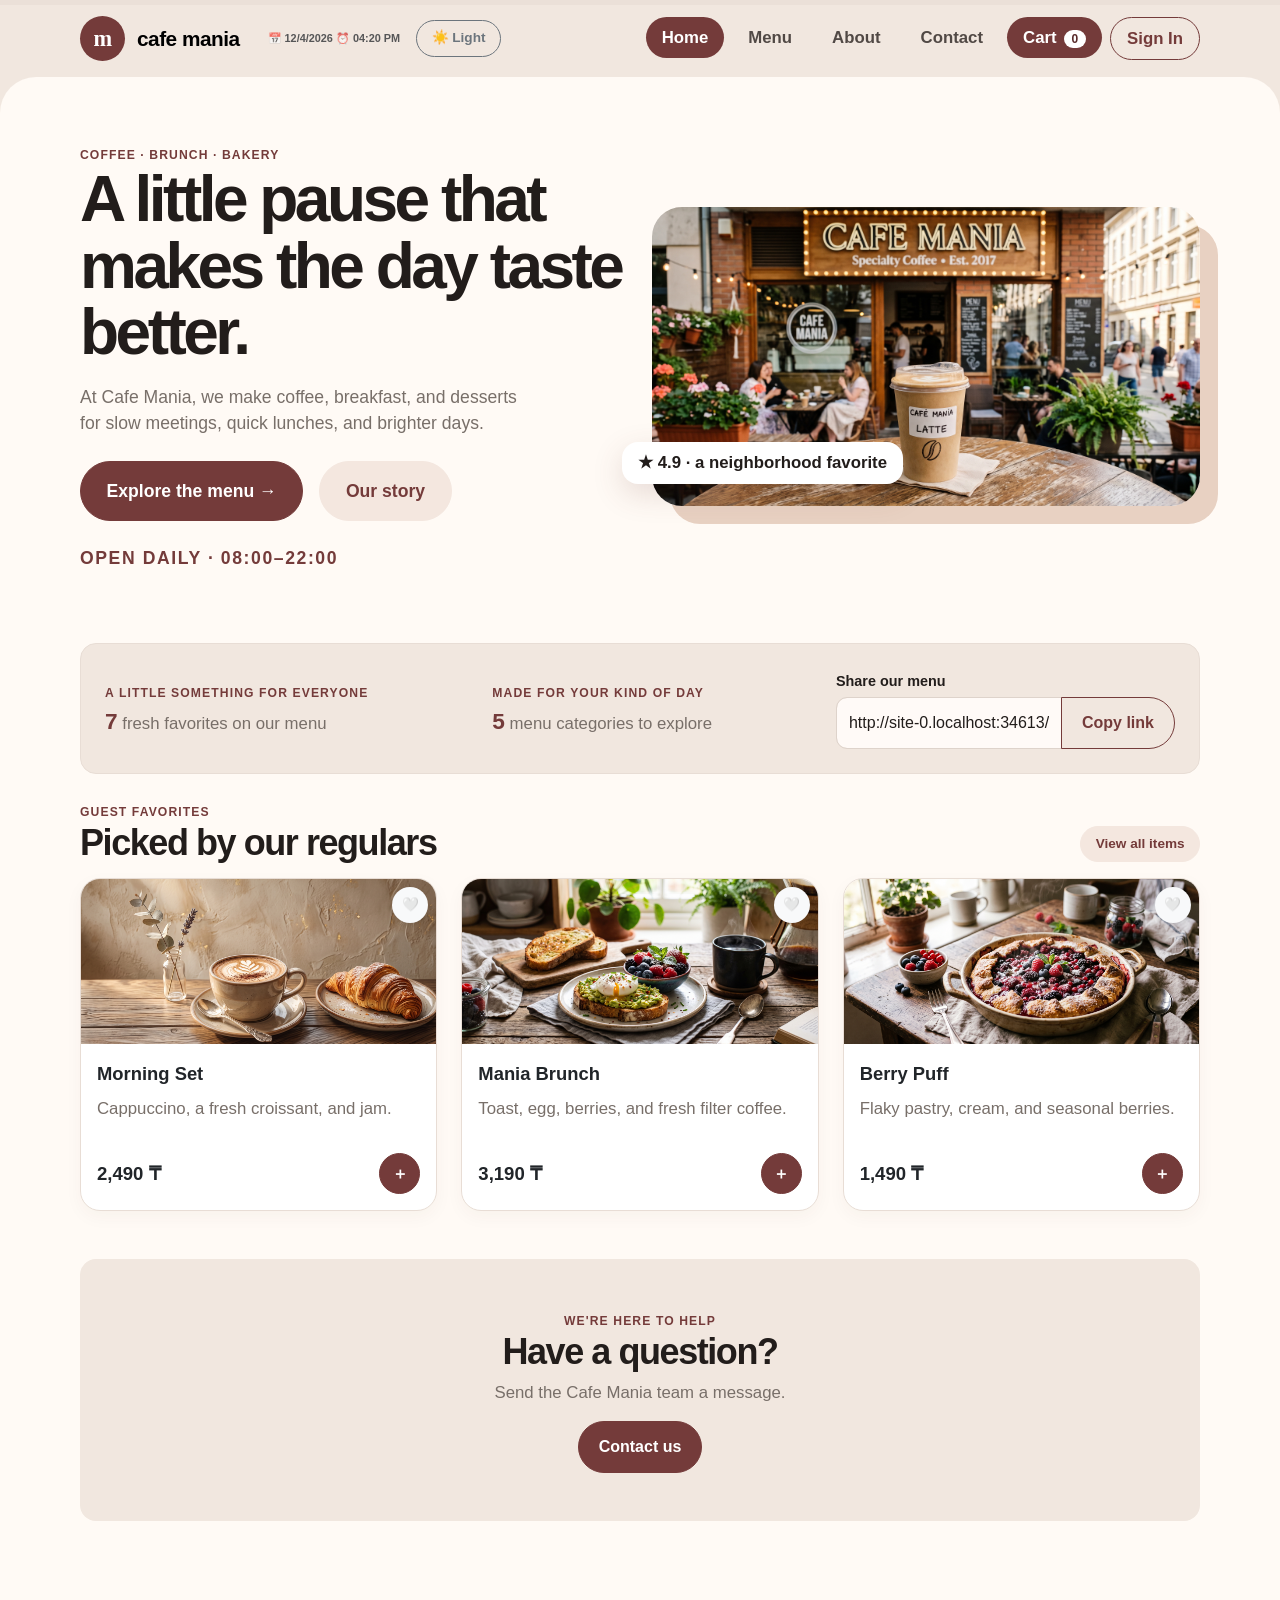
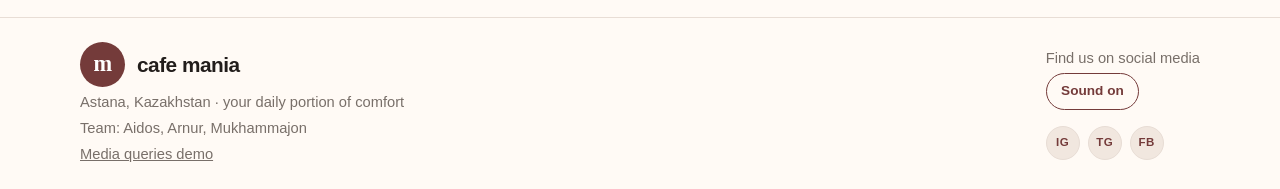
<file: index.html>
<!DOCTYPE html>
<html lang="en">
<head>
  <meta charset="UTF-8">
  <meta name="viewport" content="width=device-width, initial-scale=1.0">
  <title>Cafe Mania - Home</title>
  <link rel="stylesheet" href="https://cdn.jsdelivr.net/npm/bootstrap@5.3.3/dist/css/bootstrap.min.css">
  <link rel="stylesheet" href="css/style.css">
  <script>
    (function () {
      const theme = localStorage.getItem('cafe-mania-theme');
      const themes = ['light', 'dark', 'green', 'blue', 'red'];
      if (themes.includes(theme)) {
        document.documentElement.setAttribute('data-bs-theme', theme === 'dark' ? 'dark' : 'light');
        const applyEarly = () => {
          themes.forEach(t => document.body.classList.toggle(`${t}-theme`, t === theme));
          document.body.dataset.theme = theme;
        };
        document.body ? applyEarly() : document.addEventListener('DOMContentLoaded', applyEarly);
      }
    })();
  </script>
  <script src="https://code.jquery.com/jquery-3.7.1.min.js"></script>
</head>
<body>

  <header id="main-header" class="py-3">
    <nav class="navbar navbar-expand-md p-0" aria-label="Main navigation">
      <div class="container shell">
        <a class="navbar-brand brand m-0 p-0" href="index.html">
          <span class="brand-mark">m</span>
          <span>cafe mania</span>
          <span id="live-clock" class="ms-3 small fw-bold text-muted"></span>
        </a>
        <button id="themeToggle" type="button" class="btn btn-sm btn-outline-secondary ms-2" aria-label="Toggle light or dark theme">🌓 Theme</button>
        <button class="navbar-toggler" type="button" data-bs-toggle="collapse" data-bs-target="#mainNav" aria-controls="mainNav" aria-expanded="false" aria-label="Toggle navigation">
          <span class="navbar-toggler-icon"></span>
        </button>
        <div class="collapse navbar-collapse" id="mainNav">
          <ul class="navbar-nav ms-auto gap-1 gap-md-2 mt-3 mt-md-0 mb-0">
          <li class="nav-item"><a class="nav-link rounded-pill px-3 py-2 fw-bold small active bg-primary" href="index.html" aria-current="page">Home</a></li>
          <li class="nav-item"><a class="nav-link rounded-pill px-3 py-2 fw-bold small" href="menu.html">Menu</a></li>
          <li class="nav-item"><a class="nav-link rounded-pill px-3 py-2 fw-bold small" href="about.html">About</a></li>
          <li class="nav-item"><a class="nav-link rounded-pill px-3 py-2 fw-bold small" href="contact.html">Contact</a></li>
          <li class="nav-item"><a class="nav-link rounded-pill px-3 py-2 fw-bold small bg-primary text-white" href="cart.html">Cart <span class="cart-badge" data-cart-count aria-label="0 items in cart">0</span></a></li>
          <li class="nav-item auth-nav-item"><a class="nav-link rounded-pill px-3 py-2 fw-bold small" href="login.html">Sign In</a></li>
          </ul>
        </div>
      </div>
    </nav>
  </header>

  <noscript><p class="container py-3">Please enable JavaScript to use the menu, cart and checkout.</p></noscript>
  <main class="page pt-4 pt-md-5 pb-5">
    <div class="container shell">

      <section class="row align-items-center g-4 pt-lg-3 pb-5">
        <div class="col-lg-6">
          <div class="hero-copy">
            <span class="eyebrow">Coffee · brunch · bakery</span>
            <h1>A little pause that makes the day taste better.</h1>
            <p>At Cafe Mania, we make coffee, breakfast, and desserts for slow meetings, quick lunches, and brighter days.</p>
            <div class="d-flex flex-wrap gap-3 my-4">
              <a class="btn btn-primary btn-lg" href="menu.html">Explore the menu →</a>
              <a class="btn btn-secondary btn-lg" href="about.html">Our story</a>
            </div>
            <p class="eyebrow mb-0">Open daily · 08:00–22:00</p>
          </div>
        </div>
        <div class="col-lg-6">
          <div class="hero-art">
            <img class="img-fluid" data-lazy-src="images/main%20.jpg" alt="A Cafe Mania coffee cup and croissant">
            <div class="floating-note px-3 py-2">★ 4.9 · a neighborhood favorite</div>
          </div>
        </div>
      </section>

      <section class="engagement-strip my-4 p-4 rounded-4" aria-label="Cafe Mania at a glance">
        <div class="d-flex flex-wrap justify-content-between align-items-center gap-4">
          <div><span class="eyebrow">A little something for everyone</span><p class="mb-0"><strong class="animated-counter" data-counter="7">0</strong> fresh favorites on our menu</p></div>
          <div><span class="eyebrow">Made for your kind of day</span><p class="mb-0"><strong class="animated-counter" data-counter="5">0</strong> menu categories to explore</p></div>
          <div class="copy-menu-link">
            <label class="form-label small fw-bold mb-1" for="menu-link">Share our menu</label>
            <div class="input-group"><input id="menu-link" class="form-control" type="text" readonly value="menu.html" aria-label="Cafe Mania menu link"><button id="copy-menu-link" class="btn btn-outline-primary" type="button">Copy link</button></div>
          </div>
        </div>
      </section>

      <section>
        <div class="d-flex flex-column flex-sm-row justify-content-between align-items-sm-end gap-3 mt-3 mt-lg-4 mb-3">
          <div>
            <span class="eyebrow">Guest favorites</span>
            <h2 class="mb-0">Picked by our regulars</h2>
          </div>
          <a class="btn btn-secondary btn-sm align-self-start align-self-sm-auto" href="menu.html">View all items</a>
        </div>
        <div id="favorites-grid" class="row row-cols-1 row-cols-md-2 row-cols-lg-3 g-4"></div>
      </section>

      <section class="contact-callout my-5 p-4 p-md-5 text-center rounded-4">
        <span class="eyebrow">We're here to help</span>
        <h2>Have a question?</h2>
        <p>Send the Cafe Mania team a message.</p>
        <button class="btn btn-primary" type="button" data-modal-open="contact">Contact us</button>
      </section>

    </div>
  </main>

  <div class="modal-overlay" id="contactModal" role="dialog" aria-modal="true" aria-labelledby="contactModalTitle" hidden>
    <div class="modal-card">
      <button class="modal-close" type="button" data-modal-close aria-label="Close contact form">&times;</button>
      <span class="eyebrow">Cafe Mania</span>
      <h2 id="contactModalTitle">Contact us</h2>
      <p>Leave a message and our team will be happy to help.</p>
      <form id="contactModalForm" novalidate>
        <div class="mb-3">
          <label class="form-label" for="contactName">Your name</label>
          <input class="form-control" id="contactName" name="name" type="text" autocomplete="name" placeholder="Aliya">
          <small class="field-error text-danger d-block mt-1" id="contactName-error" data-error-for="contactName" aria-live="polite"></small>
        </div>
        <div class="mb-3">
          <label class="form-label" for="contactEmail">Email address</label>
          <input class="form-control" id="contactEmail" name="email" type="text" inputmode="email" autocomplete="email" placeholder="you@example.com">
          <small class="field-error text-danger d-block mt-1" id="contactEmail-error" data-error-for="contactEmail" aria-live="polite"></small>
        </div>
        <div class="mb-3">
          <label class="form-label" for="contactMessage">Message</label>
          <textarea class="form-control" id="contactMessage" name="message" rows="3" placeholder="How can we help?"></textarea>
          <small class="field-error text-danger d-block mt-1" id="contactMessage-error" data-error-for="contactMessage" aria-live="polite"></small>
        </div>
        <button class="btn btn-primary" type="submit">Send message</button>
      </form>
    </div>
  </div>
  <div class="site-toast" id="siteToast" role="status" aria-live="polite" hidden></div>

  <footer class="py-4">
    <div class="container shell d-flex flex-column flex-md-row justify-content-between align-items-md-center gap-3">
      <div>
        <a class="brand" href="index.html">
          <span class="brand-mark">m</span>
          <span>cafe mania</span>
        </a>
        <p class="mt-1 mb-0 small">Astana, Kazakhstan · your daily portion of comfort</p>
        <p class="mt-1 mb-0 small">Team: Aidos, Arnur, Mukhammajon</p>
        <p class="mt-1 mb-0 small"><a class="text-decoration-underline" href="responsive.html">Media queries demo</a></p>
      </div>
      <div>
        <p class="mb-1 small">Find us on social media</p>
        <button class="btn btn-outline-primary btn-sm mb-3" type="button" data-sound-toggle aria-pressed="true">Sound on</button>
        <div class="socials d-flex gap-2">
          <a href="#" aria-label="Instagram" title="Instagram">IG</a>
          <a href="#" aria-label="Telegram" title="Telegram">TG</a>
          <a href="#" aria-label="Facebook" title="Facebook">FB</a>
        </div>
      </div>
    </div>
  </footer>

  <script src="https://cdn.jsdelivr.net/npm/bootstrap@5.3.3/dist/js/bootstrap.bundle.min.js"></script>
  <script src="js/catalog.js"></script>
  <script src="js/cart.js"></script>
  <script src="js/validation.js"></script>
  <script src="js/auth.js"></script>
  <script src="js/site-ui.js"></script>
  <script src="js/script.js"></script>
  <script src="js/shop.js"></script>
  <script src="js/assignment6.js"></script>
</body>
</html>
</file>
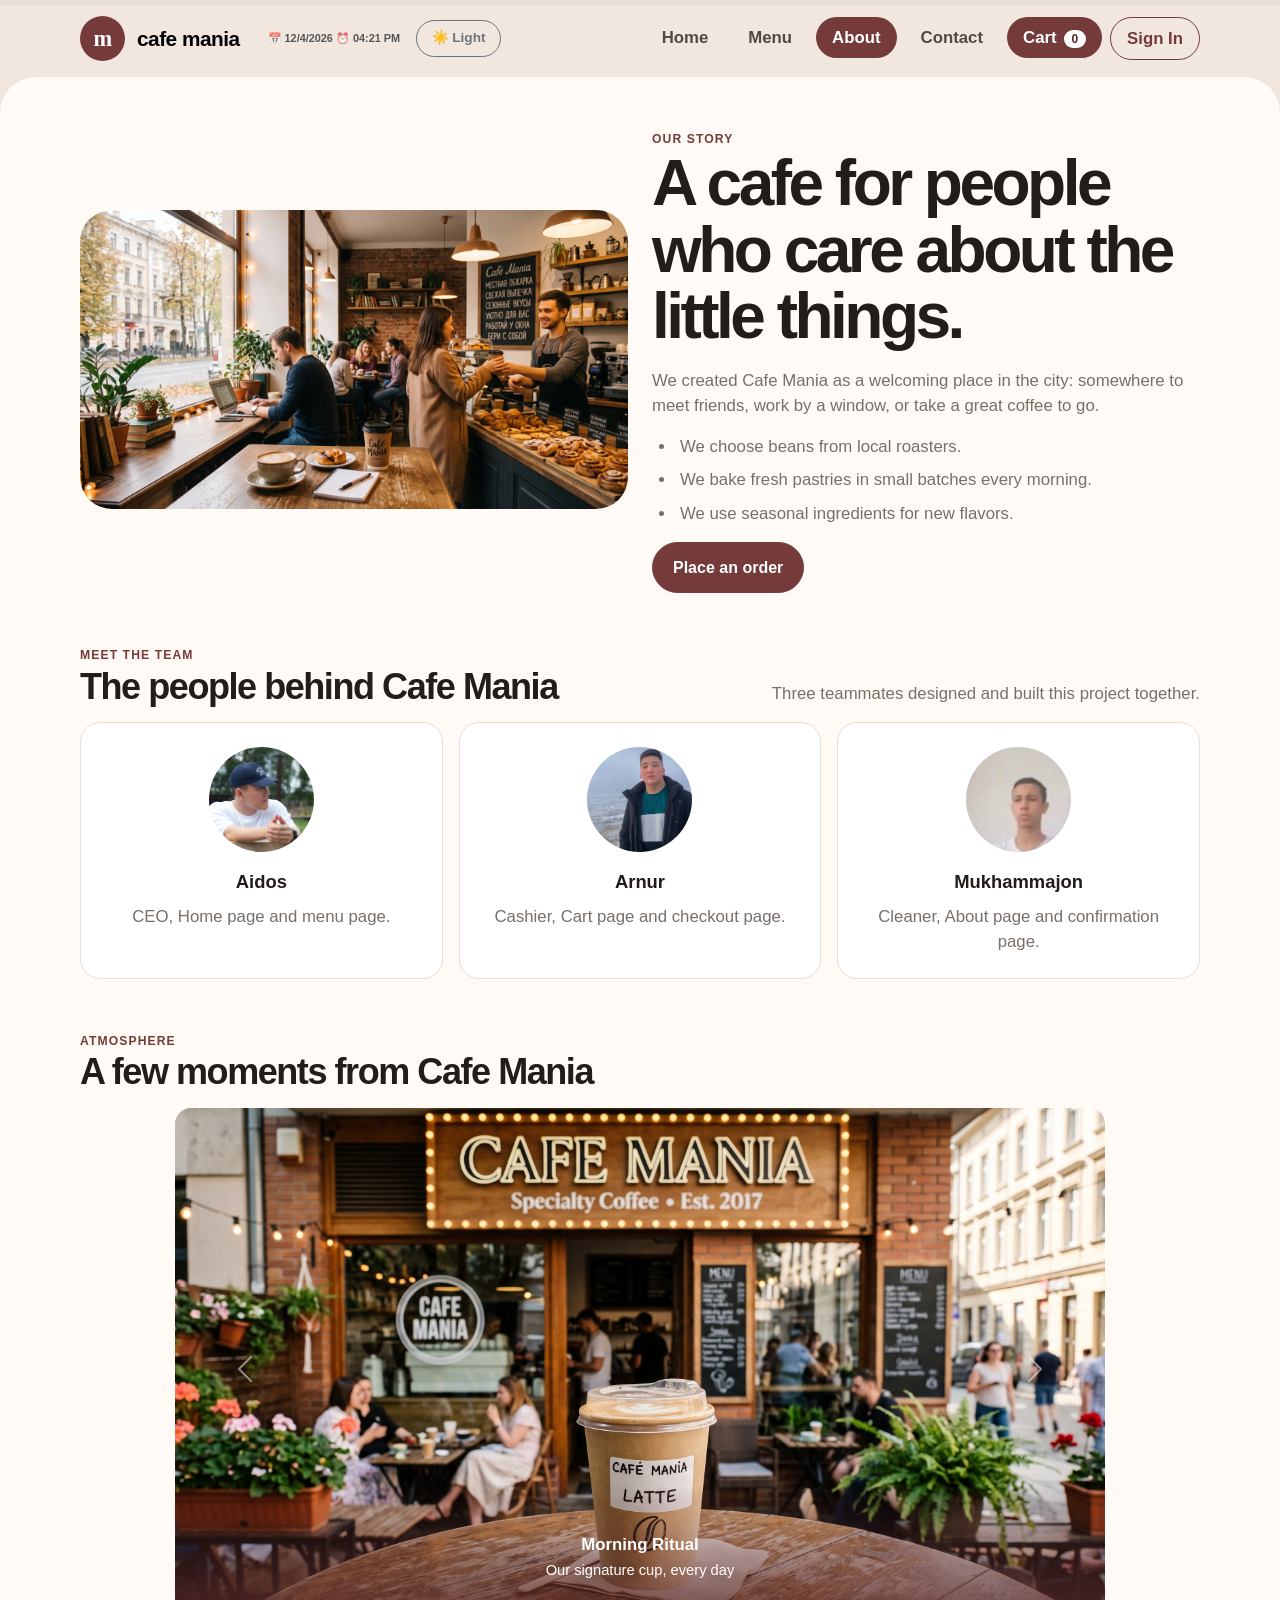
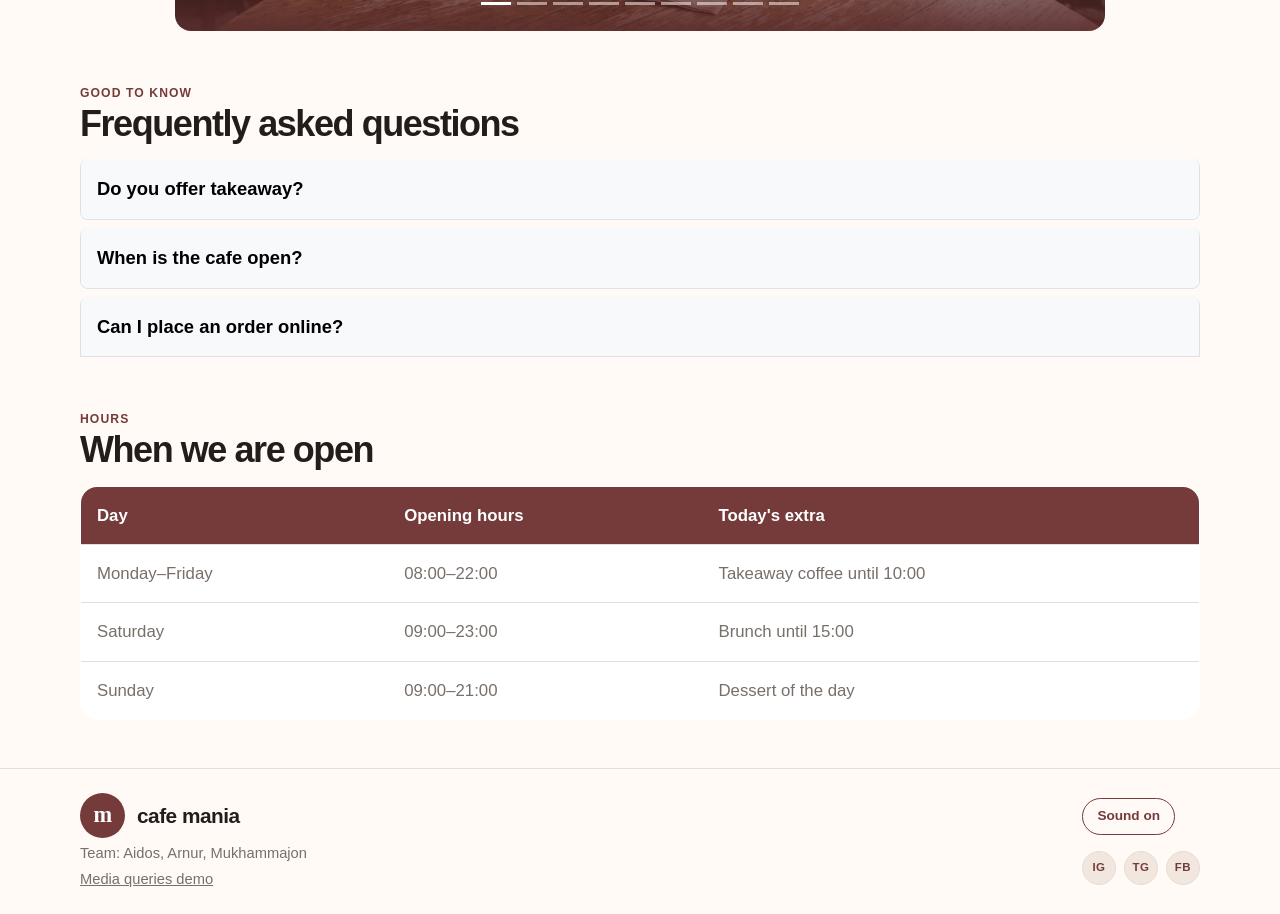
<file: about.html>
<!DOCTYPE html>
<html lang="en">
<head>
  <meta charset="UTF-8">
  <meta name="viewport" content="width=device-width, initial-scale=1.0">
  <title>Cafe Mania - About Us</title>
  <link rel="stylesheet" href="https://cdn.jsdelivr.net/npm/bootstrap@5.3.3/dist/css/bootstrap.min.css">
  <link rel="stylesheet" href="css/style.css">
  <script>
    (function () {
      const theme = localStorage.getItem('cafe-mania-theme');
      const themes = ['light', 'dark', 'green', 'blue', 'red'];
      if (themes.includes(theme)) {
        document.documentElement.setAttribute('data-bs-theme', theme === 'dark' ? 'dark' : 'light');
        const applyEarly = () => {
          themes.forEach(t => document.body.classList.toggle(`${t}-theme`, t === theme));
          document.body.dataset.theme = theme;
        };
        document.body ? applyEarly() : document.addEventListener('DOMContentLoaded', applyEarly);
      }
    })();
  </script>
  <script src="https://code.jquery.com/jquery-3.7.1.min.js"></script>
</head>
<body>

  <header id="main-header" class="py-3">
    <nav class="navbar navbar-expand-md p-0" aria-label="Main navigation">
      <div class="container shell">
        <a class="navbar-brand brand m-0 p-0" href="index.html">
          <span class="brand-mark">m</span>
          <span>cafe mania</span>
          <span id="live-clock" class="ms-3 small fw-bold text-muted"></span>
        </a>
        <button id="themeToggle" type="button" class="btn btn-sm btn-outline-secondary ms-2" aria-label="Toggle light or dark theme">🌓 Theme</button>
        <button class="navbar-toggler" type="button" data-bs-toggle="collapse" data-bs-target="#mainNav" aria-controls="mainNav" aria-expanded="false" aria-label="Toggle navigation">
          <span class="navbar-toggler-icon"></span>
        </button>
        <div class="collapse navbar-collapse" id="mainNav">
          <ul class="navbar-nav ms-auto gap-1 gap-md-2 mt-3 mt-md-0 mb-0">
          <li class="nav-item"><a class="nav-link rounded-pill px-3 py-2 fw-bold small" href="index.html">Home</a></li>
          <li class="nav-item"><a class="nav-link rounded-pill px-3 py-2 fw-bold small" href="menu.html">Menu</a></li>
          <li class="nav-item"><a class="nav-link rounded-pill px-3 py-2 fw-bold small active bg-primary" href="about.html" aria-current="page">About</a></li>
          <li class="nav-item"><a class="nav-link rounded-pill px-3 py-2 fw-bold small" href="contact.html">Contact</a></li>
          <li class="nav-item"><a class="nav-link rounded-pill px-3 py-2 fw-bold small bg-primary text-white" href="cart.html">Cart <span class="cart-badge" data-cart-count aria-label="0 items in cart">0</span></a></li>
          <li class="nav-item auth-nav-item"><a class="nav-link rounded-pill px-3 py-2 fw-bold small" href="login.html">Sign In</a></li>
          </ul>
        </div>
      </div>
    </nav>
  </header>

  <noscript><p class="container py-3">Please enable JavaScript to use the menu, cart and checkout.</p></noscript>
  <main class="page pt-4 pt-md-5 pb-5">
    <div class="container shell">

      <section class="row align-items-center g-4 mb-5">
        <div class="col-md-6">
          <img class="img-fluid rounded-5" data-lazy-src="images/team.jpg" alt="Cafe Mania team illustration">
        </div>
        <div class="col-md-6">
          <span class="eyebrow">Our story</span>
          <h1>A cafe for people who care about the little things.</h1>
          <p>We created Cafe Mania as a welcoming place in the city: somewhere to meet friends, work by a window, or take a great coffee to go.</p>
          <ul class="story-list ps-4">
            <li class="my-2 ps-1">We choose beans from local roasters.</li>
            <li class="my-2 ps-1">We bake fresh pastries in small batches every morning.</li>
            <li class="my-2 ps-1">We use seasonal ingredients for new flavors.</li>
          </ul>
          <a class="btn btn-primary" href="checkout.html">Place an order</a>
        </div>
      </section>

      <section class="mb-5">
        <div class="d-flex flex-column flex-sm-row justify-content-between align-items-sm-end gap-3 mt-3 mt-lg-4 mb-3">
          <div>
            <span class="eyebrow">Meet the team</span>
            <h2 class="mb-0">The people behind Cafe Mania</h2>
          </div>
          <p class="mb-0">Three teammates designed and built this project together.</p>
        </div>
        <div class="row row-cols-1 row-cols-sm-3 g-3">
          <div class="col">
            <article class="person h-100 p-4 text-center">
              <img class="rounded-circle mx-auto mb-3" data-lazy-src="images/aidos.jpeg" alt="Portrait of Aidos">
              <h3>Aidos</h3>
              <p class="mb-0">CEO, Home page and menu page.</p>
            </article>
          </div>
          <div class="col">
            <article class="person h-100 p-4 text-center">
              <img class="rounded-circle mx-auto mb-3" data-lazy-src="images/arnur.jpeg" alt="Portrait of Arnur">
              <h3>Arnur</h3>
              <p class="mb-0">Cashier, Cart page and checkout page.</p>
            </article>
          </div>
          <div class="col">
            <article class="person h-100 p-4 text-center">
              <img class="rounded-circle mx-auto mb-3" data-lazy-src="images/mukhammajon.jpeg" alt="Portrait of Mukhammajon">
              <h3>Mukhammajon</h3>
              <p class="mb-0">Cleaner, About page and confirmation page.</p>
            </article>
          </div>
        </div>
      </section>

      <section class="mb-5">
        <div class="d-flex flex-column flex-sm-row justify-content-between align-items-sm-end gap-3 mt-3 mt-lg-4 mb-3">
          <div>
            <span class="eyebrow">Atmosphere</span>
            <h2 class="mb-0">A few moments from Cafe Mania</h2>
          </div>
        </div>
        <div class="row justify-content-center">
          <div class="col-lg-10">
            <div id="atmosphereCarousel" class="carousel slide rounded-4 overflow-hidden" role="region" aria-label="Photo gallery">
              <div class="carousel-indicators">
              <button type="button" data-bs-target="#atmosphereCarousel" data-bs-slide-to="0" class="active" aria-current="true" aria-label="Slide 1"></button>
              <button type="button" data-bs-target="#atmosphereCarousel" data-bs-slide-to="1" aria-label="Slide 2"></button>
              <button type="button" data-bs-target="#atmosphereCarousel" data-bs-slide-to="2" aria-label="Slide 3"></button>
              <button type="button" data-bs-target="#atmosphereCarousel" data-bs-slide-to="3" aria-label="Slide 4"></button>
              <button type="button" data-bs-target="#atmosphereCarousel" data-bs-slide-to="4" aria-label="Slide 5"></button>
              <button type="button" data-bs-target="#atmosphereCarousel" data-bs-slide-to="5" aria-label="Slide 6"></button>
              <button type="button" data-bs-target="#atmosphereCarousel" data-bs-slide-to="6" aria-label="Slide 7"></button>
              <button type="button" data-bs-target="#atmosphereCarousel" data-bs-slide-to="7" aria-label="Slide 8"></button>
              <button type="button" data-bs-target="#atmosphereCarousel" data-bs-slide-to="8" aria-label="Slide 9"></button>
              </div>
              <div class="carousel-inner">
              <div class="carousel-item active">
                <img data-lazy-src="images/main%20.jpg" alt="Coffee cup and croissant on the counter">
                <div class="carousel-caption start-0 end-0 bottom-0 pt-5 pb-5 px-5">
                  <span class="fw-bold">Morning Ritual</span><br><small>Our signature cup, every day</small>
                </div>
              </div>
              <div class="carousel-item">
                <img data-lazy-src="images/cofee.jpg" alt="Coffee and croissant set">
                <div class="carousel-caption start-0 end-0 bottom-0 pt-5 pb-5 px-5">
                  <span class="fw-bold">Fresh Roast</span><br><small>Beans from local roasters</small>
                </div>
              </div>
              <div class="carousel-item">
                <img data-lazy-src="images/Cappucino.jpg" alt="Cappuccino with a pastry">
                <div class="carousel-caption start-0 end-0 bottom-0 pt-5 pb-5 px-5">
                  <span class="fw-bold">Latte Art</span><br><small>Double espresso, silky foam</small>
                </div>
              </div>
              <div class="carousel-item">
                <img data-lazy-src="images/zavtrak.jpg" alt="Breakfast plate with toast and berries">
                <div class="carousel-caption start-0 end-0 bottom-0 pt-5 pb-5 px-5">
                  <span class="fw-bold">Mania Brunch</span><br><small>Toast, egg and fresh berries</small>
                </div>
              </div>
              <div class="carousel-item">
                <img data-lazy-src="images/lunch.jpg" alt="Lunch plate">
                <div class="carousel-caption start-0 end-0 bottom-0 pt-5 pb-5 px-5">
                  <span class="fw-bold">Midday Break</span><br><small>A hot dish and homemade lemonade</small>
                </div>
              </div>
              <div class="carousel-item">
                <img data-lazy-src="images/pirog.jpg" alt="Berry pastry">
                <div class="carousel-caption start-0 end-0 bottom-0 pt-5 pb-5 px-5">
                  <span class="fw-bold">Bakery Corner</span><br><small>Baked fresh every morning</small>
                </div>
              </div>
              <div class="carousel-item">
                <img data-lazy-src="images/tea.jpg" alt="A hot drink in a cup">
                <div class="carousel-caption start-0 end-0 bottom-0 pt-5 pb-5 px-5">
                  <span class="fw-bold">Tea Time</span><br><small>Bright berry blends with honey</small>
                </div>
              </div>
              <div class="carousel-item">
                <img data-lazy-src="images/desert.jpg" alt="Berry dessert">
                <div class="carousel-caption start-0 end-0 bottom-0 pt-5 pb-5 px-5">
                  <span class="fw-bold">Dessert of the Day</span><br><small>Ask your barista what's fresh</small>
                </div>
              </div>
              <div class="carousel-item">
                <img data-lazy-src="images/team.jpg" alt="Cafe Mania team at work">
                <div class="carousel-caption start-0 end-0 bottom-0 pt-5 pb-5 px-5">
                  <span class="fw-bold">Our People</span><br><small>The faces behind every cup</small>
                </div>
              </div>
              </div>
              <button class="carousel-control-prev" type="button" data-bs-target="#atmosphereCarousel" data-bs-slide="prev">
                <span class="carousel-control-prev-icon" aria-hidden="true"></span>
                <span class="visually-hidden">Previous</span>
              </button>
              <button class="carousel-control-next" type="button" data-bs-target="#atmosphereCarousel" data-bs-slide="next">
                <span class="carousel-control-next-icon" aria-hidden="true"></span>
                <span class="visually-hidden">Next</span>
              </button>
            </div>
          </div>
        </div>
      </section>

      <section class="mb-5" aria-labelledby="faq-title">
        <div class="mb-3">
          <span class="eyebrow">Good to know</span>
          <h2 id="faq-title">Frequently asked questions</h2>
        </div>

        <div class="accordion-item">
          <h3 class="mb-0">
            <button class="accordion-header" id="faq-question-1" type="button" data-accordion-button aria-expanded="false" aria-controls="faq-answer-1">
              Do you offer takeaway?
            </button>
          </h3>
          <div class="accordion-content" id="faq-answer-1" role="region" aria-labelledby="faq-question-1" hidden>
            <p class="mb-0">Yes. You can order coffee, brunch, and bakery items to take away every day.</p>
          </div>
        </div>

        <div class="accordion-item">
          <h3 class="mb-0">
            <button class="accordion-header" id="faq-question-2" type="button" data-accordion-button aria-expanded="false" aria-controls="faq-answer-2">
              When is the cafe open?
            </button>
          </h3>
          <div class="accordion-content" id="faq-answer-2" role="region" aria-labelledby="faq-question-2" hidden>
            <p class="mb-0">Opening hours vary by day. See the schedule below for today's hours.</p>
          </div>
        </div>

        <div class="accordion-item">
          <h3 class="mb-0">
            <button class="accordion-header" id="faq-question-3" type="button" data-accordion-button aria-expanded="false" aria-controls="faq-answer-3">
              Can I place an order online?
            </button>
          </h3>
          <div class="accordion-content" id="faq-answer-3" role="region" aria-labelledby="faq-question-3" hidden>
            <p class="mb-0">Yes. Browse the menu, add your selections to the cart, and complete the checkout form.</p>
          </div>
        </div>
      </section>

      <section>
        <div class="d-flex flex-column flex-sm-row justify-content-between align-items-sm-end gap-3 mt-3 mt-lg-4 mb-3">
          <div>
            <span class="eyebrow">Hours</span>
            <h2 class="mb-0">When we are open</h2>
          </div>
        </div>
        <table class="schedule">
          <thead>
            <tr>
              <th class="p-2 p-sm-3">Day</th>
              <th class="p-2 p-sm-3">Opening hours</th>
              <th class="p-2 p-sm-3">Today's extra</th>
            </tr>
          </thead>
          <tbody>
            <tr>
              <td class="p-2 p-sm-3">Monday–Friday</td>
              <td class="p-2 p-sm-3">08:00–22:00</td>
              <td class="p-2 p-sm-3">Takeaway coffee until 10:00</td>
            </tr>
            <tr>
              <td class="p-2 p-sm-3">Saturday</td>
              <td class="p-2 p-sm-3">09:00–23:00</td>
              <td class="p-2 p-sm-3">Brunch until 15:00</td>
            </tr>
            <tr>
              <td class="p-2 p-sm-3">Sunday</td>
              <td class="p-2 p-sm-3">09:00–21:00</td>
              <td class="p-2 p-sm-3">Dessert of the day</td>
            </tr>
          </tbody>
        </table>
      </section>

    </div>
  </main>

  <footer class="py-4">
    <div class="container shell d-flex flex-column flex-md-row justify-content-between align-items-md-center gap-3">
      <div>
        <a class="brand" href="index.html">
          <span class="brand-mark">m</span>
          <span>cafe mania</span>
        </a>
        <p class="mt-1 mb-0 small">Team: Aidos, Arnur, Mukhammajon</p>
        <p class="mt-1 mb-0 small"><a class="text-decoration-underline" href="responsive.html">Media queries demo</a></p>
      </div>
      <div>
        <button class="btn btn-outline-primary btn-sm mb-3" type="button" data-sound-toggle aria-pressed="true">Sound on</button>
        <div class="socials d-flex gap-2">
          <a href="#" aria-label="Instagram" title="Instagram">IG</a>
          <a href="#" aria-label="Telegram" title="Telegram">TG</a>
          <a href="#" aria-label="Facebook" title="Facebook">FB</a>
        </div>
      </div>
    </div>
  </footer>

  <script src="https://cdn.jsdelivr.net/npm/bootstrap@5.3.3/dist/js/bootstrap.bundle.min.js"></script>
  <script src="js/catalog.js"></script>
  <script src="js/cart.js"></script>
  <script src="js/validation.js"></script>
  <script src="js/auth.js"></script>
  <script src="js/site-ui.js"></script>
  <script src="js/script.js"></script>
  <script src="js/assignment6.js"></script>
</body>
</html>
</file>
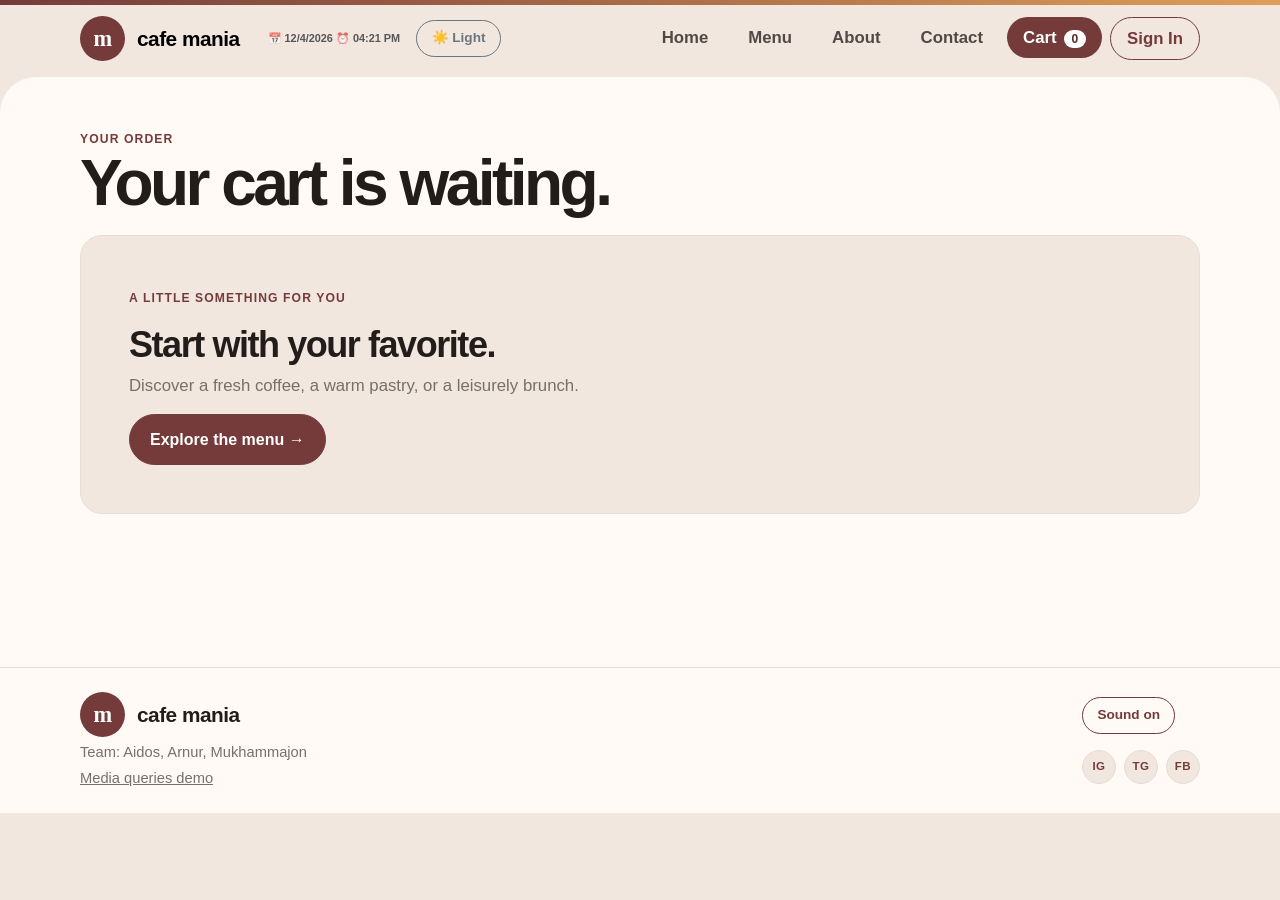
<file: cart.html>
<!DOCTYPE html>
<html lang="en">
<head>
  <meta charset="UTF-8">
  <meta name="viewport" content="width=device-width, initial-scale=1.0">
  <title>Cafe Mania - Cart</title>
  <link rel="stylesheet" href="https://cdn.jsdelivr.net/npm/bootstrap@5.3.3/dist/css/bootstrap.min.css">
  <link rel="stylesheet" href="css/style.css">
  <script>
    (function () {
      const theme = localStorage.getItem('cafe-mania-theme');
      const themes = ['light', 'dark', 'green', 'blue', 'red'];
      if (themes.includes(theme)) {
        document.documentElement.setAttribute('data-bs-theme', theme === 'dark' ? 'dark' : 'light');
        const applyEarly = () => {
          themes.forEach(t => document.body.classList.toggle(`${t}-theme`, t === theme));
          document.body.dataset.theme = theme;
        };
        document.body ? applyEarly() : document.addEventListener('DOMContentLoaded', applyEarly);
      }
    })();
  </script>
  <script src="https://code.jquery.com/jquery-3.7.1.min.js"></script>
</head>
<body>

  <header id="main-header" class="py-3">
    <nav class="navbar navbar-expand-md p-0" aria-label="Main navigation">
      <div class="container shell">
        <a class="navbar-brand brand m-0 p-0" href="index.html">
          <span class="brand-mark">m</span>
          <span>cafe mania</span>
          <span id="live-clock" class="ms-3 small fw-bold text-muted"></span>
        </a>
        <button id="themeToggle" type="button" class="btn btn-sm btn-outline-secondary ms-2" aria-label="Toggle light or dark theme">🌓 Theme</button>
        <button class="navbar-toggler" type="button" data-bs-toggle="collapse" data-bs-target="#mainNav" aria-controls="mainNav" aria-expanded="false" aria-label="Toggle navigation">
          <span class="navbar-toggler-icon"></span>
        </button>
        <div class="collapse navbar-collapse" id="mainNav">
          <ul class="navbar-nav ms-auto gap-1 gap-md-2 mt-3 mt-md-0 mb-0">
          <li class="nav-item"><a class="nav-link rounded-pill px-3 py-2 fw-bold small" href="index.html">Home</a></li>
          <li class="nav-item"><a class="nav-link rounded-pill px-3 py-2 fw-bold small" href="menu.html">Menu</a></li>
          <li class="nav-item"><a class="nav-link rounded-pill px-3 py-2 fw-bold small" href="about.html">About</a></li>
          <li class="nav-item"><a class="nav-link rounded-pill px-3 py-2 fw-bold small" href="contact.html">Contact</a></li>
          <li class="nav-item"><a class="nav-link rounded-pill px-3 py-2 fw-bold small bg-primary text-white active" href="cart.html" aria-current="page">Cart <span class="cart-badge" data-cart-count aria-label="0 items in cart">0</span></a></li>
          <li class="nav-item auth-nav-item"><a class="nav-link rounded-pill px-3 py-2 fw-bold small" href="login.html">Sign In</a></li>
          </ul>
        </div>
      </div>
    </nav>
  </header>

  <noscript><p class="container py-3">Please enable JavaScript to use the menu, cart and checkout.</p></noscript>
  <main class="page pt-4 pt-md-5 pb-5">
    <div class="container shell">

      <span class="eyebrow">Your order</span>
      <h1 id="cart-heading">Your cart</h1>
      <div id="cart-empty" class="empty-state p-4 p-md-5" hidden><span class="eyebrow">A little something for you</span><h2 class="mt-3">Start with your favorite.</h2><p>Discover a fresh coffee, a warm pastry, or a leisurely brunch.</p><a class="btn btn-primary" href="menu.html">Explore the menu →</a></div>

      <div class="row g-4">

<section id="cart-items" class="col-lg-8 d-grid gap-3 align-content-start" aria-label="Items in cart"></section>

        <aside class="col-lg-4" id="cart-summary">
          <div class="summary p-4">
            <h2>Order summary</h2>
            <p class="mb-0">Collection method</p>
            <div class="btn-group w-100 my-3" role="group" aria-label="Collection method">
              <input type="radio" class="btn-check" name="method" id="method-pickup" value="pickup" autocomplete="off">
              <label class="btn btn-outline-primary" for="method-pickup">Pick up</label>
              <input type="radio" class="btn-check" name="method" id="method-delivery" value="delivery" autocomplete="off" checked>
              <label class="btn btn-outline-primary" for="method-delivery">Delivery</label>
            </div>
            <div class="d-flex justify-content-between align-items-center py-2">
              <span>Items</span>
              <strong id="cart-subtotal">0 ₸</strong>
            </div>
            <div class="d-flex justify-content-between align-items-center py-2">
              <span>Delivery</span>
              <strong id="cart-delivery">0 ₸</strong>
            </div>
            <div class="d-flex justify-content-between align-items-center mt-2 pt-3 mb-3 border-top fs-5 fw-bold">
              <span>Total</span>
              <strong id="cart-total">0 ₸</strong>
            </div>
            <a class="btn btn-primary" href="checkout.html">Proceed to checkout →</a>
          </div>
        </aside>

      </div>

    </div>
  </main>

  <footer class="py-4">
    <div class="container shell d-flex flex-column flex-md-row justify-content-between align-items-md-center gap-3">
      <div>
        <a class="brand" href="index.html">
          <span class="brand-mark">m</span>
          <span>cafe mania</span>
        </a>
        <p class="mt-1 mb-0 small">Team: Aidos, Arnur, Mukhammajon</p>
        <p class="mt-1 mb-0 small"><a class="text-decoration-underline" href="responsive.html">Media queries demo</a></p>
      </div>
      <div>
        <button class="btn btn-outline-primary btn-sm mb-3" type="button" data-sound-toggle aria-pressed="true">Sound on</button>
        <div class="socials d-flex gap-2">
          <a href="#" aria-label="Instagram" title="Instagram">IG</a>
          <a href="#" aria-label="Telegram" title="Telegram">TG</a>
          <a href="#" aria-label="Facebook" title="Facebook">FB</a>
        </div>
      </div>
    </div>
  </footer>

  <script src="https://cdn.jsdelivr.net/npm/bootstrap@5.3.3/dist/js/bootstrap.bundle.min.js"></script>
  <script src="js/catalog.js"></script>
  <script src="js/cart.js"></script>
  <script src="js/validation.js"></script>
  <script src="js/auth.js"></script>
  <script src="js/site-ui.js"></script>
  <script src="js/script.js"></script>
  <script src="js/shop.js"></script>
  <script src="js/assignment6.js"></script>
</body>
</html>
</file>
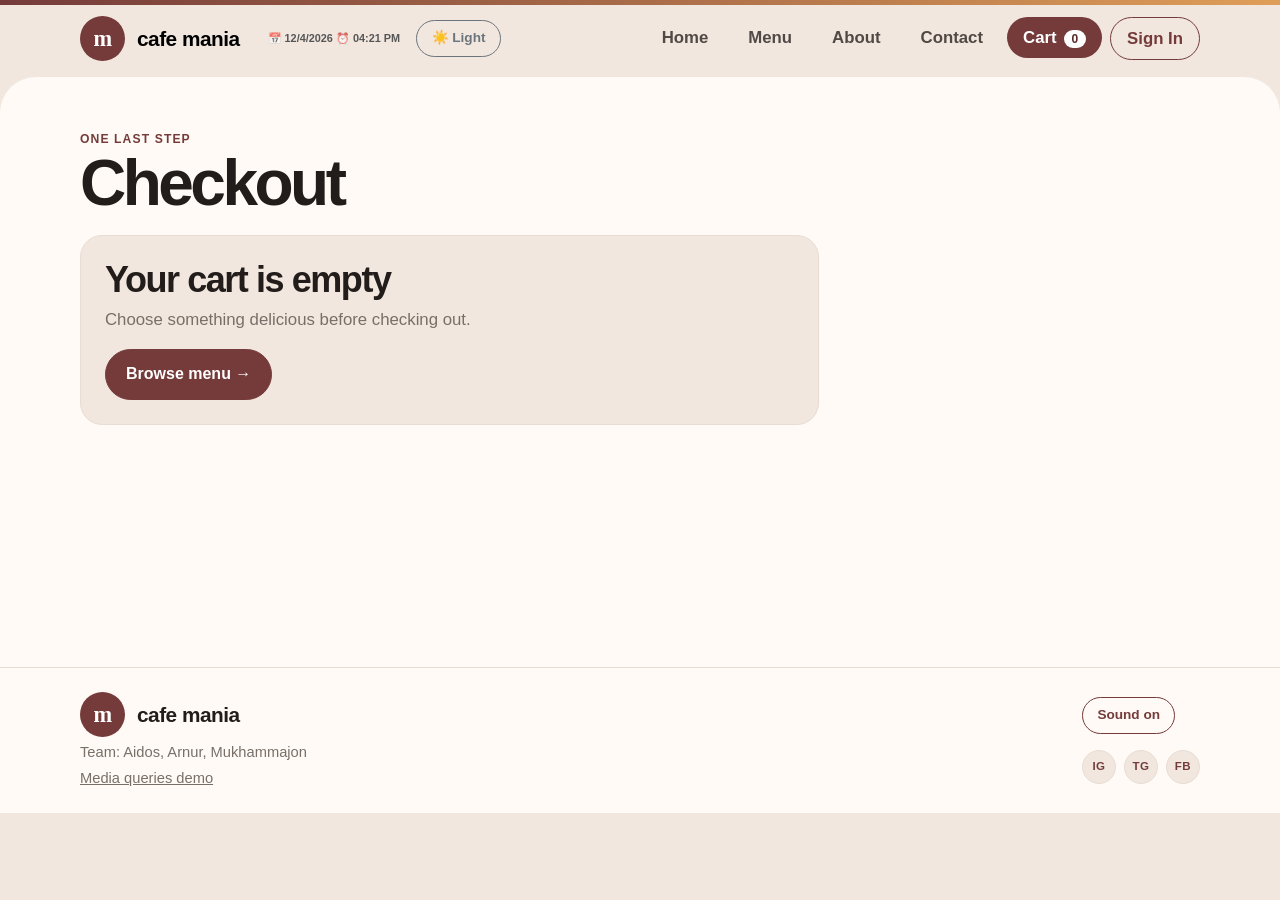
<file: checkout.html>
<!DOCTYPE html>
<html lang="en">
  <head>
    <meta charset="UTF-8">
    <meta name="viewport" content="width=device-width, initial-scale=1.0">
    <title>Cafe Mania - Checkout</title>
    <link rel="stylesheet" href="https://cdn.jsdelivr.net/npm/bootstrap@5.3.3/dist/css/bootstrap.min.css">
    <link rel="stylesheet" href="css/style.css">
    <script>
      (function () {
        const theme = localStorage.getItem('cafe-mania-theme');
        const themes = ['light', 'dark', 'green', 'blue', 'red'];
        if (themes.includes(theme)) {
          document.documentElement.setAttribute('data-bs-theme', theme === 'dark' ? 'dark' : 'light');
          const applyEarly = () => {
            themes.forEach(t => document.body.classList.toggle(`${t}-theme`, t === theme));
            document.body.dataset.theme = theme;
          };
          document.body ? applyEarly() : document.addEventListener('DOMContentLoaded', applyEarly);
        }
      })();
    </script>
    <script src="https://code.jquery.com/jquery-3.7.1.min.js"></script>
</head>
  <body>
    <header id="main-header" class="py-3">
      <nav class="navbar navbar-expand-md p-0" aria-label="Main navigation">
        <div class="container shell">
          <a class="navbar-brand brand m-0 p-0" href="index.html">
            <span class="brand-mark">m</span>
            <span>cafe mania</span>
            <span id="live-clock" class="ms-3 small fw-bold text-muted">
            </span>
          </a>
          <button id="themeToggle" type="button" class="btn btn-sm btn-outline-secondary ms-2" aria-label="Toggle light or dark theme">🌓 Theme</button>
          <button class="navbar-toggler" type="button" data-bs-toggle="collapse" data-bs-target="#mainNav" aria-controls="mainNav" aria-expanded="false" aria-label="Toggle navigation">
            <span class="navbar-toggler-icon">
            </span>
          </button>
          <div class="collapse navbar-collapse" id="mainNav">
            <ul class="navbar-nav ms-auto gap-1 gap-md-2 mt-3 mt-md-0 mb-0">
              <li class="nav-item">
                <a class="nav-link rounded-pill px-3 py-2 fw-bold small" href="index.html">Home</a>
              </li>
              <li class="nav-item">
                <a class="nav-link rounded-pill px-3 py-2 fw-bold small" href="menu.html">Menu</a>
              </li>
              <li class="nav-item">
                <a class="nav-link rounded-pill px-3 py-2 fw-bold small" href="about.html">About</a>
              </li>
              <li class="nav-item">
                <a class="nav-link rounded-pill px-3 py-2 fw-bold small" href="contact.html">Contact</a>
              </li>
              <li class="nav-item">
                <a class="nav-link rounded-pill px-3 py-2 fw-bold small bg-primary text-white" href="cart.html">Cart <span class="cart-badge" data-cart-count aria-label="0 items in cart">0</span>
                </a>
              </li>
              <li class="nav-item auth-nav-item">
                <a class="nav-link rounded-pill px-3 py-2 fw-bold small" href="login.html">Sign In</a>
              </li>
            </ul>
          </div>
        </div>
      </nav>
    </header>
    <noscript>
      <p class="container py-3">Please enable JavaScript to use the menu, cart and checkout.</p>
    </noscript>
    <main class="page pt-4 pt-md-5 pb-5">
      <div class="container shell">
        <span class="eyebrow">One last step</span>
        <h1>Checkout</h1>
        <div class="row g-4 align-items-start">
          <div class="col-lg-8">
            <div id="checkout-empty" class="empty-state p-4" hidden>
              <h2>Your cart is empty</h2>
              <p>Choose something delicious before checking out.</p>
              <a class="btn btn-primary" href="menu.html">Browse menu →</a>
            </div>
            <form id="contact-form" class="form-card p-3 p-sm-4" action="confirmation.html" novalidate>
              <ol class="checkout-progress" aria-label="Checkout progress">
                <li data-step-indicator aria-current="step">
                  <span>1</span> Contact</li>
                <li data-step-indicator>
                  <span>2</span> Collection</li>
                <li data-step-indicator>
                  <span>3</span> Confirm</li>
              </ol>
              <p id="step-status" class="eyebrow" role="status" aria-live="polite">Step 1 of 3</p>
              <fieldset class="checkout-step" data-checkout-step>
                <legend tabindex="-1">How can we reach you?</legend>
                <div class="row g-3">
                  <div class="col-12">
                    <label class="form-label" for="name">Your name</label>
                    <input class="form-control" id="name" name="name" type="text" placeholder="For example, Aliya" autocomplete="name">
                    <small class="field-error" id="name-error" data-error-for="name" aria-live="polite">
                    </small>
                  </div>
                  <div class="col-md-6">
                    <label class="form-label" for="email">Email address</label>
                    <div class="input-group">
                      <span class="input-group-text" aria-hidden="true">@</span>
                      <input class="form-control" id="email" name="email" type="text" inputmode="email" placeholder="you@example.com" autocomplete="email">
                    </div>
                    <small class="field-error" id="email-error" data-error-for="email" aria-live="polite">
                    </small>
                  </div>
                  <div class="col-md-6">
                    <label class="form-label" for="phone">Phone number</label>
                    <input class="form-control" id="phone" name="phone" type="text" inputmode="tel" placeholder="+7 777 777 77 77" autocomplete="tel">
                    <small class="field-error" id="phone-error" data-error-for="phone" aria-live="polite">
                    </small>
                  </div>
                </div>
              </fieldset>
              <fieldset class="checkout-step" data-checkout-step hidden>
                <legend tabindex="-1">How would you like your order?</legend>
                <div class="row g-3">
                  <div class="col-12">
                    <div class="form-label" id="method-label">Collection method</div>
                    <div role="radiogroup" aria-labelledby="method-label">
                      <div class="form-check form-check-inline">
                        <input class="form-check-input" type="radio" name="delivery" id="delivery" value="delivery" checked>
                        <label class="form-check-label" for="delivery">Delivery</label>
                      </div>
                      <div class="form-check form-check-inline">
                        <input class="form-check-input" type="radio" name="delivery" id="pickup" value="pickup">
                        <label class="form-check-label" for="pickup">Pick up</label>
                      </div>
                    </div>
                  </div>
                  <div class="col-12" id="address-group">
                    <label class="form-label" for="address">Delivery address</label>
                    <input class="form-control" id="address" name="address" type="text" placeholder="Street, building, apartment" autocomplete="street-address">
                    <small class="field-error" id="address-error" data-error-for="address" aria-live="polite">
                    </small>
                  </div>
                  <div class="col-md-6">
                    <label class="form-label" for="drink">Preferred drink for a breakfast set</label>
                    <select class="form-select" id="drink" name="drink">
                      <option>No preference</option>
                      <option>Cappuccino</option>
                      <option>Sea-Buckthorn Tea</option>
                    </select>
                  </div>
                  <div class="col-md-6">
                    <label class="form-label" for="color">Package color</label>
                    <input class="form-control form-control-color" id="color" name="color" type="color" value="#743b3a" title="Choose package color">
                  </div>
                  <div class="col-12">
                    <label class="form-label" for="message">Order note</label>
                    <textarea class="form-control" id="message" name="message" placeholder="For example: Please call when you reach the entrance."></textarea>
                  </div>
                  <div class="col-12">
                    <div class="form-check">
                      <input class="form-check-input" type="checkbox" id="callme" name="callme" value="yes">
                      <label class="form-check-label" for="callme">Please call me when my order is ready</label>
                    </div>
                  </div>
                </div>
              </fieldset>
              <fieldset class="checkout-step" data-checkout-step hidden>
                <legend tabindex="-1">One last check</legend>

                <!-- Loyalty Bonus Beans Switcher -->
                <div id="bonus-beans-card" class="p-3 mb-4 rounded-4 border">
                  <div class="d-flex justify-content-between align-items-center">
                    <div>
                      <div class="fw-bold d-flex align-items-center gap-2">
                        <span>☕</span> Cafe Mania Club Beans
                      </div>
                      <div class="small text-muted" id="beans-available-text">Available: 0 beans (1 bean = 1 ₸)</div>
                    </div>
                    <div class="form-check form-switch mb-0">
                      <input class="form-check-input" type="checkbox" id="useBeansToggle" role="switch" style="cursor: pointer; width: 2.5em; height: 1.3em;">
                      <label class="form-check-label fw-bold small ms-1" for="useBeansToggle">Redeem</label>
                    </div>
                  </div>
                  <div class="small text-success fw-bold mt-2 d-none" id="beans-discount-notice">
                    ✓ Applied discount to your order!
                  </div>
                </div>

                <div class="row g-3">
                  <div class="col-12">
                    <label class="form-label" for="account-password">Account password</label>
                    <input class="form-control" id="account-password" name="account-password" type="password" autocomplete="current-password" placeholder="Enter your account password to confirm">
                    <small class="form-text d-block" id="password-help">Confirm your order with your Cafe Mania account password.</small>
                    <small class="field-error" id="account-password-error" data-error-for="account-password" aria-live="polite">
                    </small>
                  </div>
                </div>
                <div id="checkout-review" class="review-card mt-3">
                </div>
                <p class="small mt-3 mb-0">This is a demo checkout. No account is created and no payment is taken.</p>
              </fieldset>
              <p id="checkout-error" class="field-error mt-3" role="alert">
              </p>
              <div class="d-flex justify-content-between gap-2 mt-3">
                <button id="checkout-back" type="button" class="btn btn-outline-primary" hidden>← Back</button>
                <button id="checkout-next" type="button" class="btn btn-primary ms-auto">Next →</button>
                <button id="checkout-submit" type="submit" class="btn btn-primary ms-auto" hidden>Confirm order →</button>
              </div>
            </form>
          </div>
          <aside class="col-lg-4">
            <div class="summary p-4" id="checkout-summary">
              <span class="eyebrow">Made for your moment</span>
              <h2 class="mt-2">Your order</h2>
              <div id="checkout-items">
              </div>
              <div class="summary-line">
                <span>Items</span>
                <strong id="checkout-subtotal">
                </strong>
              </div>
              <div class="summary-line">
                <span id="checkout-method-label">Delivery</span>
                <strong id="checkout-delivery">
                </strong>
              </div>
              <div class="summary-line text-success d-none" id="checkout-beans-line">
                <span>Beans discount</span>
                <strong id="checkout-beans-discount">-0 ₸</strong>
              </div>
              <div class="summary-line total-line">
                <span>Total</span>
                <strong id="checkout-total">
                </strong>
              </div>
              <div class="small text-muted mt-2 d-flex align-items-center gap-1" id="checkout-beans-earn">
                <span>☕</span> Earn <strong class="text-primary ms-1" id="checkout-earn-amount">+0 beans</strong>
              </div>
              <p class="small mb-0 mt-3">A student demo order. No payment will be taken.</p>
            </div>
          </aside>
        </div>
      </div>
    </main>
    <footer class="py-4">
      <div class="container shell d-flex flex-column flex-md-row justify-content-between align-items-md-center gap-3">
        <div>
          <a class="brand" href="index.html">
            <span class="brand-mark">m</span>
            <span>cafe mania</span>
          </a>
          <p class="mt-1 mb-0 small">Team: Aidos, Arnur, Mukhammajon</p>
          <p class="mt-1 mb-0 small">
            <a class="text-decoration-underline" href="responsive.html">Media queries demo</a>
          </p>
        </div>
        <div>
          <button class="btn btn-outline-primary btn-sm mb-3" type="button" data-sound-toggle aria-pressed="true">Sound on</button>
          <div class="socials d-flex gap-2">
            <a href="#" aria-label="Instagram" title="Instagram">IG</a>
            <a href="#" aria-label="Telegram" title="Telegram">TG</a>
            <a href="#" aria-label="Facebook" title="Facebook">FB</a>
          </div>
        </div>
      </div>
    </footer>
    <script src="https://cdn.jsdelivr.net/npm/bootstrap@5.3.3/dist/js/bootstrap.bundle.min.js"></script>
    <script src="js/catalog.js"></script>
    <script src="js/cart.js"></script>
    <script src="js/validation.js"></script>
    <script src="js/auth.js"></script>
    <script src="js/site-ui.js"></script>
    <script src="js/script.js"></script>
    <script src="js/checkout.js"></script>
    <script src="js/assignment6.js"></script>
</body>
</html>
</file>
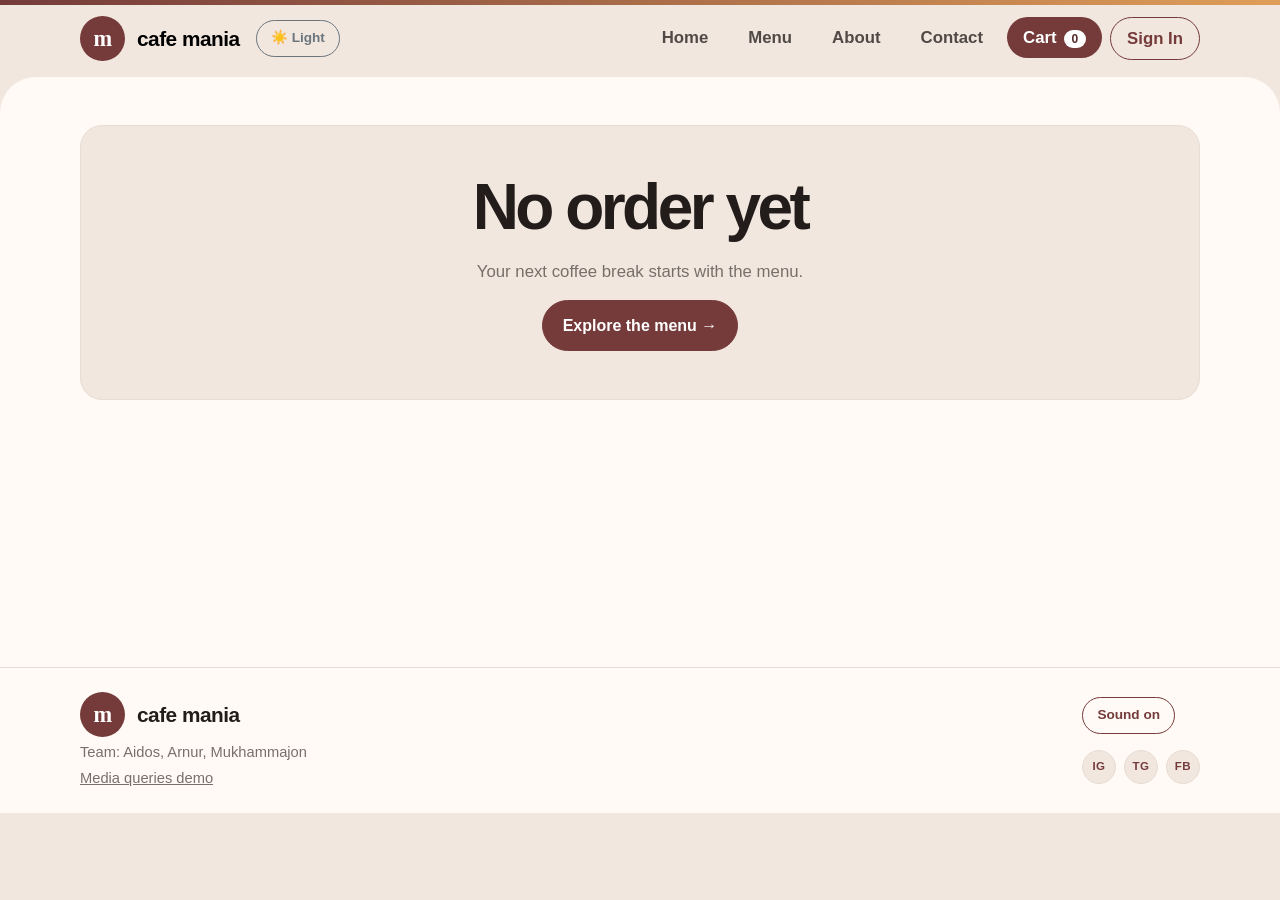
<file: confirmation.html>
<!DOCTYPE html>
<html lang="en">
  <head>
    <meta charset="UTF-8">
    <meta name="viewport" content="width=device-width, initial-scale=1.0">
    <title>Cafe Mania - Order Confirmed</title>
    <link rel="stylesheet" href="https://cdn.jsdelivr.net/npm/bootstrap@5.3.3/dist/css/bootstrap.min.css">
    <link rel="stylesheet" href="css/style.css">
    <script>
      (function () {
        const theme = localStorage.getItem('cafe-mania-theme');
        const themes = ['light', 'dark', 'green', 'blue', 'red'];
        if (themes.includes(theme)) {
          document.documentElement.setAttribute('data-bs-theme', theme === 'dark' ? 'dark' : 'light');
          const applyEarly = () => {
            themes.forEach(t => document.body.classList.toggle(`${t}-theme`, t === theme));
            document.body.dataset.theme = theme;
          };
          document.body ? applyEarly() : document.addEventListener('DOMContentLoaded', applyEarly);
        }
      })();
    </script>
    <script src="https://code.jquery.com/jquery-3.7.1.min.js"></script>
</head>
  <body>
    <header id="main-header" class="py-3">
      <nav class="navbar navbar-expand-md p-0" aria-label="Main navigation">
        <div class="container shell">
          <a class="navbar-brand brand m-0 p-0" href="index.html">
            <span class="brand-mark">m</span>
            <span>cafe mania</span>
          </a>
          <button id="themeToggle" type="button" class="btn btn-sm btn-outline-secondary ms-2" aria-label="Toggle light or dark theme">🌓 Theme</button>
          <button class="navbar-toggler" type="button" data-bs-toggle="collapse" data-bs-target="#mainNav" aria-controls="mainNav" aria-expanded="false" aria-label="Toggle navigation">
            <span class="navbar-toggler-icon">
            </span>
          </button>
          <div class="collapse navbar-collapse" id="mainNav">
            <ul class="navbar-nav ms-auto gap-1 gap-md-2 mt-3 mt-md-0 mb-0">
              <li class="nav-item">
                <a class="nav-link rounded-pill px-3 py-2 fw-bold small" href="index.html">Home</a>
              </li>
              <li class="nav-item">
                <a class="nav-link rounded-pill px-3 py-2 fw-bold small" href="menu.html">Menu</a>
              </li>
              <li class="nav-item">
                <a class="nav-link rounded-pill px-3 py-2 fw-bold small" href="about.html">About</a>
              </li>
              <li class="nav-item">
                <a class="nav-link rounded-pill px-3 py-2 fw-bold small" href="contact.html">Contact</a>
              </li>
              <li class="nav-item">
                <a class="nav-link rounded-pill px-3 py-2 fw-bold small bg-primary text-white" href="cart.html">Cart <span class="cart-badge" data-cart-count aria-label="0 items in cart">0</span>
                </a>
              </li>
              <li class="nav-item auth-nav-item">
                <a class="nav-link rounded-pill px-3 py-2 fw-bold small" href="login.html">Sign In</a>
              </li>
            </ul>
          </div>
        </div>
      </nav>
    </header>
    <noscript>
      <p class="container py-3">Please enable JavaScript to use the menu, cart and checkout.</p>
    </noscript>
    <main class="page pt-4 pt-md-5 pb-5">
      <div class="container shell">
        <section id="no-order" class="empty-state p-4 p-md-5 text-center" hidden>
          <h1>No order yet</h1>
          <p>Your next coffee break starts with the menu.</p>
          <a class="btn btn-primary" href="menu.html">Explore the menu →</a>
        </section>
        <div id="confirmed-order" hidden>
          <section class="row justify-content-center my-4 text-center">
            <div class="col-md-9 col-lg-7">
              <div class="success-icon mx-auto mb-3">✓</div>
              <span class="eyebrow">Your demo order is confirmed</span>
              <h1>A little joy, on its way.</h1>
              <p id="confirmation-message">
              </p>
              <p class="confirmation-number fw-bold" id="order-number">
              </p>
              <div class="summary p-3 p-sm-4 text-start mb-4">
                <div id="confirmation-items">
                </div>
                <div class="summary-line">
                  <span id="confirmation-method">
                  </span>
                  <strong id="confirmation-delivery">
                  </strong>
                </div>
                <div class="summary-line text-success d-none" id="confirmation-beans-line">
                  <span>Beans discount</span>
                  <strong id="confirmation-beans-discount">-0 ₸</strong>
                </div>
                <div class="summary-line total-line">
                  <span>Total</span>
                  <strong id="confirmation-total">
                  </strong>
                </div>
                <div class="small text-muted mt-2 d-none" id="confirmation-beans-earned">
                  ☕ You earned <strong>+0 beans</strong> on this order!
                </div>
              </div>
              <p class="small">This was a student demo. Your order is registered in your Cafe Mania profile.</p>
              <div class="d-flex justify-content-center gap-2 mb-4">
                <a class="btn btn-primary" href="menu.html">Back to menu →</a>
                <a class="btn btn-outline-primary" href="profile.html">View in Profile 👤</a>
              </div>
            </div>
          </section>
          <section class="rating-card mx-auto p-4 text-center" aria-labelledby="rating-title">
            <span class="eyebrow">Tell us how it felt</span>
            <h2 id="rating-title" class="mt-2">Easy to order?</h2>
            <p>Rate your checkout experience on this device.</p>
            <div class="rating-stars d-flex justify-content-center" role="group" aria-label="Choose a rating from 1 to 5">
              <button type="button" class="rating-star" data-rating="1" aria-label="Rate 1 out of 5" aria-pressed="false">★</button>
              <button type="button" class="rating-star" data-rating="2" aria-label="Rate 2 out of 5" aria-pressed="false">★</button>
              <button type="button" class="rating-star" data-rating="3" aria-label="Rate 3 out of 5" aria-pressed="false">★</button>
              <button type="button" class="rating-star" data-rating="4" aria-label="Rate 4 out of 5" aria-pressed="false">★</button>
              <button type="button" class="rating-star" data-rating="5" aria-label="Rate 5 out of 5" aria-pressed="false">★</button>
            </div>
            <p id="rating-message" class="mt-3 mb-0" role="status" aria-live="polite">Choose a star to leave your rating.</p>
          </section>
        </div>
      </div>
    </main>
    <footer class="py-4">
      <div class="container shell d-flex flex-column flex-md-row justify-content-between align-items-md-center gap-3">
        <div>
          <a class="brand" href="index.html">
            <span class="brand-mark">m</span>
            <span>cafe mania</span>
          </a>
          <p class="mt-1 mb-0 small">Team: Aidos, Arnur, Mukhammajon</p>
          <p class="mt-1 mb-0 small">
            <a class="text-decoration-underline" href="responsive.html">Media queries demo</a>
          </p>
        </div>
        <div>
          <button class="btn btn-outline-primary btn-sm mb-3" type="button" data-sound-toggle aria-pressed="true">Sound on</button>
          <div class="socials d-flex gap-2">
            <a href="#" aria-label="Instagram" title="Instagram">IG</a>
            <a href="#" aria-label="Telegram" title="Telegram">TG</a>
            <a href="#" aria-label="Facebook" title="Facebook">FB</a>
          </div>
        </div>
      </div>
    </footer>
    <script src="https://cdn.jsdelivr.net/npm/bootstrap@5.3.3/dist/js/bootstrap.bundle.min.js"></script>
    <script src="js/catalog.js"></script>
    <script src="js/cart.js"></script>
    <script src="js/validation.js"></script>
    <script src="js/auth.js"></script>
    <script src="js/site-ui.js"></script>
    <script src="js/script.js"></script>
    <script src="js/confirmation.js"></script>
    <script src="js/assignment6.js"></script>
</body>
</html>
</file>
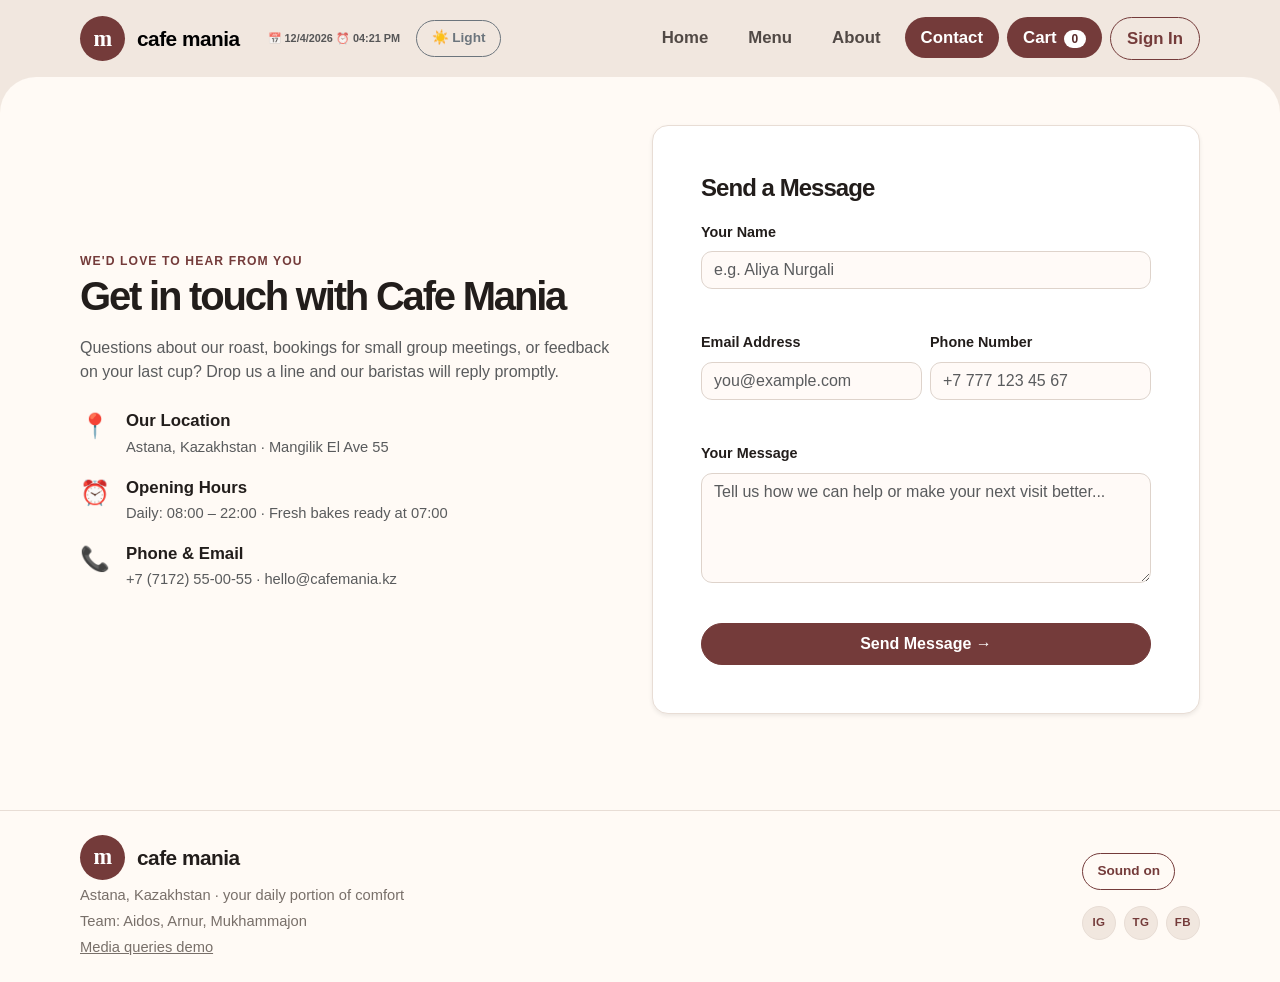
<file: contact.html>
<!DOCTYPE html>
<html lang="en">
<head>
  <meta charset="UTF-8">
  <meta name="viewport" content="width=device-width, initial-scale=1.0">
  <title>Cafe Mania - Contact Us</title>
  <link rel="stylesheet" href="https://cdn.jsdelivr.net/npm/bootstrap@5.3.3/dist/css/bootstrap.min.css">
  <link rel="stylesheet" href="css/style.css">
  <script>
    (function () {
      const theme = localStorage.getItem('cafe-mania-theme');
      const themes = ['light', 'dark', 'green', 'blue', 'red'];
      if (themes.includes(theme)) {
        document.documentElement.setAttribute('data-bs-theme', theme === 'dark' ? 'dark' : 'light');
        const applyEarly = () => {
          themes.forEach(t => document.body.classList.toggle(`${t}-theme`, t === theme));
          document.body.dataset.theme = theme;
        };
        document.body ? applyEarly() : document.addEventListener('DOMContentLoaded', applyEarly);
      }
    })();
  </script>
  <script src="https://code.jquery.com/jquery-3.7.1.min.js"></script>
</head>
<body>

  <header id="main-header" class="py-3">
    <nav class="navbar navbar-expand-md p-0" aria-label="Main navigation">
      <div class="container shell">
        <a class="navbar-brand brand m-0 p-0" href="index.html">
          <span class="brand-mark">m</span>
          <span>cafe mania</span>
          <span id="live-clock" class="ms-3 small fw-bold text-muted"></span>
        </a>
        <button id="themeToggle" type="button" class="btn btn-sm btn-outline-secondary ms-2" aria-label="Toggle light or dark theme">🌓 Theme</button>
        <button class="navbar-toggler" type="button" data-bs-toggle="collapse" data-bs-target="#mainNav" aria-controls="mainNav" aria-expanded="false" aria-label="Toggle navigation">
          <span class="navbar-toggler-icon"></span>
        </button>
        <div class="collapse navbar-collapse" id="mainNav">
          <ul class="navbar-nav ms-auto gap-1 gap-md-2 mt-3 mt-md-0 mb-0">
            <li class="nav-item"><a class="nav-link rounded-pill px-3 py-2 fw-bold small" href="index.html">Home</a></li>
            <li class="nav-item"><a class="nav-link rounded-pill px-3 py-2 fw-bold small" href="menu.html">Menu</a></li>
            <li class="nav-item"><a class="nav-link rounded-pill px-3 py-2 fw-bold small" href="about.html">About</a></li>
            <li class="nav-item"><a class="nav-link rounded-pill px-3 py-2 fw-bold small active bg-primary" href="contact.html" aria-current="page">Contact</a></li>
            <li class="nav-item"><a class="nav-link rounded-pill px-3 py-2 fw-bold small bg-primary text-white" href="cart.html">Cart <span class="cart-badge" data-cart-count aria-label="0 items in cart">0</span></a></li>
            <li class="nav-item auth-nav-item"><a class="nav-link rounded-pill px-3 py-2 fw-bold small" href="login.html">Sign In</a></li>
          </ul>
        </div>
      </div>
    </nav>
  </header>

  <noscript><p class="container py-3">Please enable JavaScript to use the menu, cart and checkout.</p></noscript>
  <main class="page pt-4 pt-md-5 pb-5">
    <div class="container shell">

      <div class="row g-4 align-items-center mb-5">
        <div class="col-lg-6">
          <span class="eyebrow">We'd love to hear from you</span>
          <h1 class="display-6 fw-bold mb-3">Get in touch with Cafe Mania</h1>
          <p class="text-muted lead fs-6">
            Questions about our roast, bookings for small group meetings, or feedback on your last cup?
            Drop us a line and our baristas will reply promptly.
          </p>

          <div class="d-flex flex-column gap-3 mt-4">
            <div class="d-flex align-items-start gap-3">
              <span class="fs-4">📍</span>
              <div>
                <strong class="d-block">Our Location</strong>
                <span class="text-muted small">Astana, Kazakhstan · Mangilik El Ave 55</span>
              </div>
            </div>
            <div class="d-flex align-items-start gap-3">
              <span class="fs-4">⏰</span>
              <div>
                <strong class="d-block">Opening Hours</strong>
                <span class="text-muted small">Daily: 08:00 – 22:00 · Fresh bakes ready at 07:00</span>
              </div>
            </div>
            <div class="d-flex align-items-start gap-3">
              <span class="fs-4">📞</span>
              <div>
                <strong class="d-block">Phone & Email</strong>
                <span class="text-muted small">+7 (7172) 55-00-55 · hello@cafemania.kz</span>
              </div>
            </div>
          </div>
        </div>

        <div class="col-lg-6">
          <div class="form-card p-4 p-md-5 rounded-4 shadow-sm border bg-body">
            <h2 class="h4 fw-bold mb-3">Send a Message</h2>
            <div id="contactPageNotice" class="alert alert-success d-none py-2 small mb-3" role="alert">
              ✓ Thank you! Your message has been sent to our team.
            </div>
            <form id="contactPageForm" novalidate>
              <div class="mb-3">
                <label class="form-label small fw-bold" for="contactPageName">Your Name</label>
                <input class="form-control" id="contactPageName" name="name" type="text" placeholder="e.g. Aliya Nurgali">
                <small class="field-error text-danger d-block mt-1" id="contactPageName-error" data-error-for="contactPageName" aria-live="polite"></small>
              </div>

              <div class="row g-2 mb-3">
                <div class="col-md-6">
                  <label class="form-label small fw-bold" for="contactPageEmail">Email Address</label>
                  <input class="form-control" id="contactPageEmail" name="email" type="text" inputmode="email" placeholder="you@example.com">
                  <small class="field-error text-danger d-block mt-1" id="contactPageEmail-error" data-error-for="contactPageEmail" aria-live="polite"></small>
                </div>
                <div class="col-md-6">
                  <label class="form-label small fw-bold" for="contactPagePhone">Phone Number</label>
                  <input class="form-control" id="contactPagePhone" name="phone" type="text" inputmode="tel" placeholder="+7 777 123 45 67">
                  <small class="field-error text-danger d-block mt-1" id="contactPagePhone-error" data-error-for="contactPagePhone" aria-live="polite"></small>
                </div>
              </div>

              <div class="mb-3">
                <label class="form-label small fw-bold" for="contactPageMessage">Your Message</label>
                <textarea class="form-control" id="contactPageMessage" name="message" rows="4" placeholder="Tell us how we can help or make your next visit better..."></textarea>
                <small class="field-error text-danger d-block mt-1" id="contactPageMessage-error" data-error-for="contactPageMessage" aria-live="polite"></small>
              </div>

              <button class="btn btn-primary w-100 py-2 fw-bold" type="submit" id="contactPageSubmit">
                Send Message →
              </button>
            </form>
          </div>
        </div>
      </div>

    </div>
  </main>

  <footer class="py-4">
    <div class="container shell d-flex flex-column flex-md-row justify-content-between align-items-md-center gap-3">
      <div>
        <a class="brand" href="index.html">
          <span class="brand-mark">m</span>
          <span>cafe mania</span>
        </a>
        <p class="mt-1 mb-0 small">Astana, Kazakhstan · your daily portion of comfort</p>
        <p class="mt-1 mb-0 small">Team: Aidos, Arnur, Mukhammajon</p>
        <p class="mt-1 mb-0 small"><a class="text-decoration-underline" href="responsive.html">Media queries demo</a></p>
      </div>
      <div>
        <button class="btn btn-outline-primary btn-sm mb-3" type="button" data-sound-toggle aria-pressed="true">Sound on</button>
        <div class="socials d-flex gap-2">
          <a href="#" aria-label="Instagram" title="Instagram">IG</a>
          <a href="#" aria-label="Telegram" title="Telegram">TG</a>
          <a href="#" aria-label="Facebook" title="Facebook">FB</a>
        </div>
      </div>
    </div>
  </footer>

  <script src="https://cdn.jsdelivr.net/npm/bootstrap@5.3.3/dist/js/bootstrap.bundle.min.js"></script>
  <script src="js/catalog.js"></script>
  <script src="js/cart.js"></script>
  <script src="js/validation.js"></script>
  <script src="js/auth.js"></script>
  <script src="js/site-ui.js"></script>
  <script src="js/script.js"></script>
  <script>
    document.addEventListener('DOMContentLoaded', () => {
      const form = document.getElementById('contactPageForm');
      const nameInput = document.getElementById('contactPageName');
      const emailInput = document.getElementById('contactPageEmail');
      const phoneInput = document.getElementById('contactPagePhone');
      const msgInput = document.getElementById('contactPageMessage');
      const notice = document.getElementById('contactPageNotice');

      // Autofill logged-in user if available
      const user = CafeAuth.getCurrentUser();
      if (user) {
        if (nameInput) nameInput.value = user.name || '';
        if (emailInput) emailInput.value = user.email || '';
        if (phoneInput && user.phone) phoneInput.value = user.phone;
      }

      CafeValidation.bindField(nameInput, val => CafeValidation.validateRequired(val, 'Name'));
      CafeValidation.bindField(emailInput, val => CafeValidation.validateEmail(val));
      CafeValidation.bindField(phoneInput, val => CafeValidation.validatePhone(val));
      CafeValidation.bindField(msgInput, val => {
        if (!val || val.trim().length < 5) return 'Please enter a message with at least 5 characters.';
        return null;
      });

      form?.addEventListener('submit', (e) => {
        e.preventDefault();
        const nameErr = CafeValidation.validateRequired(nameInput.value, 'Name');
        const emailErr = CafeValidation.validateEmail(emailInput.value);
        const phoneErr = CafeValidation.validatePhone(phoneInput.value);
        let msgErr = null;
        if (!msgInput.value || msgInput.value.trim().length < 5) {
          msgErr = 'Please enter a message with at least 5 characters.';
        }

        let isValid = true;
        if (nameErr) { CafeValidation.showError(nameInput, nameErr); isValid = false; } else { CafeValidation.clearError(nameInput); }
        if (emailErr) { CafeValidation.showError(emailInput, emailErr); isValid = false; } else { CafeValidation.clearError(emailInput); }
        if (phoneErr) { CafeValidation.showError(phoneInput, phoneErr); isValid = false; } else { CafeValidation.clearError(phoneInput); }
        if (msgErr) { CafeValidation.showError(msgInput, msgErr); isValid = false; } else { CafeValidation.clearError(msgInput); }

        if (!isValid) return;

        if (notice) notice.classList.remove('d-none');
        if (window.CafeMania && typeof window.CafeMania.showToast === 'function') {
          window.CafeMania.showToast('Message sent successfully! ☕');
        }
        form.reset();
      });
    });
  </script>
</body>
</html>
</file>
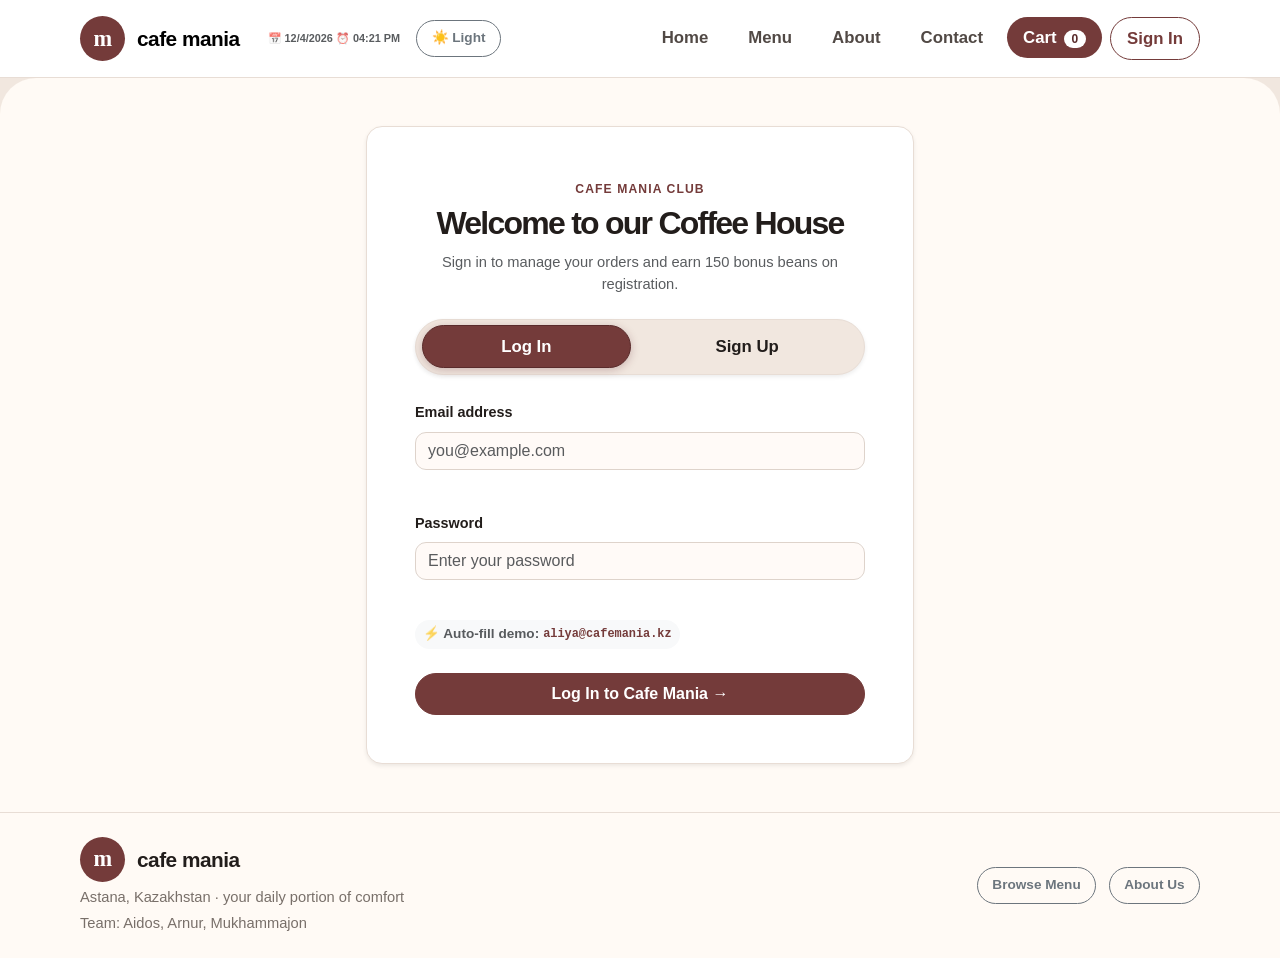
<file: login.html>
<!DOCTYPE html>
<html lang="en">
<head>
  <meta charset="UTF-8">
  <meta name="viewport" content="width=device-width, initial-scale=1.0">
  <title>Sign In & Sign Up — Cafe Mania</title>
  <meta name="description" content="Sign in or register for Cafe Mania Club in Astana to earn loyalty beans and save your favorite coffee orders.">
  <link rel="stylesheet" href="https://cdn.jsdelivr.net/npm/bootstrap@5.3.3/dist/css/bootstrap.min.css">
  <link rel="stylesheet" href="css/style.css">
  <link rel="stylesheet" href="css/media-queries.css">
  <script>
    (function () {
      const theme = localStorage.getItem('cafe-mania-theme');
      const themes = ['light', 'dark', 'green', 'blue', 'red'];
      if (themes.includes(theme)) {
        document.documentElement.setAttribute('data-bs-theme', theme === 'dark' ? 'dark' : 'light');
        const applyEarly = () => {
          themes.forEach(t => document.body.classList.toggle(`${t}-theme`, t === theme));
          document.body.dataset.theme = theme;
        };
        document.body ? applyEarly() : document.addEventListener('DOMContentLoaded', applyEarly);
      }
    })();
  </script>
</head>
<body class="page-auth">
  <header id="main-header" class="border-bottom sticky-top bg-body">
    <nav class="navbar navbar-expand-md py-3" aria-label="Main navigation">
      <div class="container shell">
        <a class="navbar-brand brand m-0 p-0" href="index.html">
          <span class="brand-mark">m</span>
          <span>cafe mania</span>
          <span id="live-clock" class="ms-3 small fw-bold text-muted"></span>
        </a>
        <button id="themeToggle" type="button" class="btn btn-sm btn-outline-secondary ms-2" aria-label="Toggle light or dark theme">🌓 Theme</button>
        <button class="navbar-toggler" type="button" data-bs-toggle="collapse" data-bs-target="#mainNav" aria-controls="mainNav" aria-expanded="false" aria-label="Toggle navigation">
          <span class="navbar-toggler-icon"></span>
        </button>
        <div class="collapse navbar-collapse" id="mainNav">
          <ul class="navbar-nav ms-auto gap-1 gap-md-2 mt-3 mt-md-0 mb-0">
            <li class="nav-item"><a class="nav-link rounded-pill px-3 py-2 fw-bold small" href="index.html">Home</a></li>
            <li class="nav-item"><a class="nav-link rounded-pill px-3 py-2 fw-bold small" href="menu.html">Menu</a></li>
            <li class="nav-item"><a class="nav-link rounded-pill px-3 py-2 fw-bold small" href="about.html">About</a></li>
            <li class="nav-item"><a class="nav-link rounded-pill px-3 py-2 fw-bold small" href="contact.html">Contact</a></li>
            <li class="nav-item"><a class="nav-link rounded-pill px-3 py-2 fw-bold small bg-primary text-white" href="cart.html">Cart <span class="cart-badge" data-cart-count aria-label="0 items in cart">0</span></a></li>
            <li class="nav-item auth-nav-item"><a class="nav-link rounded-pill px-3 py-2 fw-bold small active bg-primary" href="login.html" aria-current="page">Sign In</a></li>
          </ul>
        </div>
      </div>
    </nav>
  </header>

  <main class="page pt-4 pt-md-5 pb-5">
    <div class="container shell">
      <div class="row justify-content-center">
        <div class="col-12 col-md-8 col-lg-6">
          <div class="form-card p-4 p-sm-5 shadow-sm rounded-4">
            <div class="text-center mb-4">
              <span class="eyebrow">Cafe Mania Club</span>
              <h1 class="h2 fw-bold mt-1">Welcome to our Coffee House</h1>
              <p class="text-muted small">Sign in to manage your orders and earn 150 bonus beans on registration.</p>
            </div>

            <!-- Tab Switcher -->
            <ul class="nav nav-pills nav-fill mb-4 p-1 rounded-pill shadow-sm" id="authTabs" role="tablist">
              <li class="nav-item" role="presentation">
                <button class="nav-link active rounded-pill fw-bold" id="login-tab" data-bs-toggle="pill" data-bs-target="#login-panel" type="button" role="tab" aria-selected="true">
                  Log In
                </button>
              </li>
              <li class="nav-item" role="presentation">
                <button class="nav-link rounded-pill fw-bold" id="signup-tab" data-bs-toggle="pill" data-bs-target="#signup-panel" type="button" role="tab" aria-selected="false">
                  Sign Up
                </button>
              </li>
            </ul>

            <div class="tab-content" id="authTabsContent">
              <!-- Log In Tab -->
              <div class="tab-pane fade show active" id="login-panel" role="tabpanel" aria-labelledby="login-tab">
                <div id="login-general-error" class="alert alert-danger py-2 small d-none" role="alert"></div>

                <form id="loginForm" novalidate>
                  <div class="mb-3">
                    <label class="form-label fw-bold" for="loginEmail">Email address</label>
                    <input class="form-control" id="loginEmail" name="email" type="text" inputmode="email" autocomplete="email" placeholder="you@example.com">
                    <small class="field-error text-danger d-block mt-1" id="loginEmail-error" data-error-for="loginEmail" aria-live="polite"></small>
                  </div>

                  <div class="mb-3">
                    <label class="form-label fw-bold" for="loginPassword">Password</label>
                    <input class="form-control" id="loginPassword" name="password" type="password" autocomplete="current-password" placeholder="Enter your password">
                    <small class="field-error text-danger d-block mt-1" id="loginPassword-error" data-error-for="loginPassword" aria-live="polite"></small>
                  </div>

                  <div class="d-flex justify-content-between align-items-center mb-4 small">
                    <button type="button" class="btn btn-sm btn-outline-secondary py-1 px-2 border-0 bg-light text-muted d-flex align-items-center gap-1 rounded-pill" id="btnFillDemo" title="Click to fill demo account details" style="cursor: pointer;">
                      <span>⚡ Auto-fill demo:</span> <code class="text-primary fw-bold">aliya@cafemania.kz</code>
                    </button>
                  </div>

                  <button class="btn btn-primary w-100 py-2 fw-bold" type="submit" id="loginSubmitBtn">
                    Log In to Cafe Mania →
                  </button>
                </form>
              </div>

              <!-- Sign Up Tab -->
              <div class="tab-pane fade" id="signup-panel" role="tabpanel" aria-labelledby="signup-tab">
                <div id="signup-general-error" class="alert alert-danger py-2 small d-none" role="alert"></div>

                <form id="signupForm" novalidate>
                  <div class="mb-3">
                    <label class="form-label fw-bold" for="signupName">Full name</label>
                    <input class="form-control" id="signupName" name="name" type="text" autocomplete="name" placeholder="e.g. Aliya Nurgali">
                    <small class="field-error text-danger d-block mt-1" id="signupName-error" data-error-for="signupName" aria-live="polite"></small>
                  </div>

                  <div class="mb-3">
                    <label class="form-label fw-bold" for="signupEmail">Email address</label>
                    <input class="form-control" id="signupEmail" name="email" type="text" inputmode="email" autocomplete="email" placeholder="you@example.com">
                    <small class="field-error text-danger d-block mt-1" id="signupEmail-error" data-error-for="signupEmail" aria-live="polite"></small>
                  </div>

                  <div class="mb-3">
                    <label class="form-label fw-bold" for="signupPhone">Phone number</label>
                    <input class="form-control" id="signupPhone" name="phone" type="text" inputmode="tel" autocomplete="tel" placeholder="+7 777 123 45 67">
                    <small class="field-error text-danger d-block mt-1" id="signupPhone-error" data-error-for="signupPhone" aria-live="polite"></small>
                  </div>

                  <div class="mb-3">
                    <label class="form-label fw-bold" for="signupPassword">Password</label>
                    <input class="form-control" id="signupPassword" name="password" type="password" autocomplete="new-password" placeholder="At least 8 chars with uppercase, number & symbol">
                    <small class="form-text text-muted d-block small">Must include uppercase, lowercase, number and a special symbol.</small>
                    <small class="field-error text-danger d-block mt-1" id="signupPassword-error" data-error-for="signupPassword" aria-live="polite"></small>
                  </div>

                  <div class="mb-4">
                    <label class="form-label fw-bold" for="signupPasswordConfirm">Confirm password</label>
                    <input class="form-control" id="signupPasswordConfirm" name="passwordConfirm" type="password" autocomplete="new-password" placeholder="Repeat your password">
                    <small class="field-error text-danger d-block mt-1" id="signupPasswordConfirm-error" data-error-for="signupPasswordConfirm" aria-live="polite"></small>
                  </div>

                  <button class="btn btn-primary w-100 py-2 fw-bold" type="submit" id="signupSubmitBtn">
                    Create Account & Earn 150 Beans ☕
                  </button>
                </form>
              </div>
            </div>

          </div>
        </div>
      </div>
    </div>
  </main>

  <footer class="py-4 border-top">
    <div class="container shell d-flex flex-column flex-md-row justify-content-between align-items-md-center gap-3">
      <div>
        <a class="brand" href="index.html">
          <span class="brand-mark">m</span>
          <span>cafe mania</span>
        </a>
        <p class="mt-1 mb-0 small">Astana, Kazakhstan · your daily portion of comfort</p>
        <p class="mt-1 mb-0 small">Team: Aidos, Arnur, Mukhammajon</p>
      </div>
      <div>
        <a class="btn btn-sm btn-outline-secondary" href="menu.html">Browse Menu</a>
        <a class="btn btn-sm btn-outline-secondary ms-2" href="about.html">About Us</a>
      </div>
    </div>
  </footer>

  <script src="https://code.jquery.com/jquery-3.7.1.min.js"></script>
  <script src="https://cdn.jsdelivr.net/npm/bootstrap@5.3.3/dist/js/bootstrap.bundle.min.js"></script>
  <script src="js/catalog.js"></script>
  <script src="js/cart.js"></script>
  <script src="js/site-ui.js"></script>
  <script src="js/validation.js"></script>
  <script src="js/auth.js"></script>
  <script src="js/script.js"></script>
  <script>
    document.addEventListener('DOMContentLoaded', () => {
      // If user is already logged in, redirect directly to profile.html
      const currentUser = CafeAuth.getCurrentUser();
      if (currentUser) {
        window.location.href = 'profile.html';
        return;
      }

      // --- LOGIN FORM VALIDATION & HANDLING ---
      const loginForm = document.getElementById('loginForm');
      const loginEmail = document.getElementById('loginEmail');
      const loginPassword = document.getElementById('loginPassword');
      const loginGeneralError = document.getElementById('login-general-error');
      const loginSubmitBtn = document.getElementById('loginSubmitBtn');

      CafeValidation.bindField(loginEmail, val => CafeValidation.validateEmail(val));
      CafeValidation.bindField(loginPassword, val => CafeValidation.validateRequired(val, 'Password'));

      const btnFillDemo = document.getElementById('btnFillDemo');
      if (btnFillDemo) {
        btnFillDemo.addEventListener('click', () => {
          loginEmail.value = 'aliya@cafemania.kz';
          loginPassword.value = 'Password123!';
          CafeValidation.clearError(loginEmail);
          CafeValidation.clearError(loginPassword);
          loginEmail.classList.add('is-valid');
          loginPassword.classList.add('is-valid');
          loginSubmitBtn.focus();
        });
      }

      loginForm.addEventListener('submit', (e) => {
        e.preventDefault();
        if (loginGeneralError) loginGeneralError.classList.add('d-none');

        const emailErr = CafeValidation.validateEmail(loginEmail.value);
        const passErr = CafeValidation.validateRequired(loginPassword.value, 'Password');

        let isValid = true;
        if (emailErr) { CafeValidation.showError(loginEmail, emailErr); isValid = false; }
        else { CafeValidation.clearError(loginEmail); }

        if (passErr) { CafeValidation.showError(loginPassword, passErr); isValid = false; }
        else { CafeValidation.clearError(loginPassword); }

        if (!isValid) return;

        if (loginSubmitBtn) {
          loginSubmitBtn.disabled = true;
          loginSubmitBtn.innerHTML = '<span class="spinner-border spinner-border-sm me-2" aria-hidden="true"></span>Signing in...';
        }

        setTimeout(() => {
          const result = CafeAuth.logIn(loginEmail.value, loginPassword.value);
          if (result.success) {
            window.location.assign('profile.html');
          } else {
            if (loginSubmitBtn) {
              loginSubmitBtn.disabled = false;
              loginSubmitBtn.textContent = 'Log In to Cafe Mania →';
            }
            if (loginGeneralError) {
              loginGeneralError.textContent = result.message;
              loginGeneralError.classList.remove('d-none');
            }
          }
        }, 300);
      });

      // --- SIGN UP FORM VALIDATION & HANDLING ---
      const signupForm = document.getElementById('signupForm');
      const signupName = document.getElementById('signupName');
      const signupEmail = document.getElementById('signupEmail');
      const signupPhone = document.getElementById('signupPhone');
      const signupPassword = document.getElementById('signupPassword');
      const signupPasswordConfirm = document.getElementById('signupPasswordConfirm');
      const signupGeneralError = document.getElementById('signup-general-error');
      const signupSubmitBtn = document.getElementById('signupSubmitBtn');

      CafeValidation.bindField(signupName, val => CafeValidation.validateRequired(val, 'Full name'));
      CafeValidation.bindField(signupEmail, val => CafeValidation.validateEmail(val));
      CafeValidation.bindField(signupPhone, val => CafeValidation.validatePhone(val));
      CafeValidation.bindField(signupPassword, val => CafeValidation.validatePassword(val));
      CafeValidation.bindField(signupPasswordConfirm, val => {
        if (!val) return 'Please confirm your password.';
        if (val !== signupPassword.value) return 'Passwords do not match.';
        return null;
      });

      signupForm.addEventListener('submit', (e) => {
        e.preventDefault();
        if (signupGeneralError) signupGeneralError.classList.add('d-none');

        const nameErr = CafeValidation.validateRequired(signupName.value, 'Full name');
        const emailErr = CafeValidation.validateEmail(signupEmail.value);
        const phoneErr = CafeValidation.validatePhone(signupPhone.value);
        const passErr = CafeValidation.validatePassword(signupPassword.value);
        let confirmErr = null;
        if (!signupPasswordConfirm.value) confirmErr = 'Please confirm your password.';
        else if (signupPasswordConfirm.value !== signupPassword.value) confirmErr = 'Passwords do not match.';

        let isValid = true;
        if (nameErr) { CafeValidation.showError(signupName, nameErr); isValid = false; } else { CafeValidation.clearError(signupName); }
        if (emailErr) { CafeValidation.showError(signupEmail, emailErr); isValid = false; } else { CafeValidation.clearError(signupEmail); }
        if (phoneErr) { CafeValidation.showError(signupPhone, phoneErr); isValid = false; } else { CafeValidation.clearError(signupPhone); }
        if (passErr) { CafeValidation.showError(signupPassword, passErr); isValid = false; } else { CafeValidation.clearError(signupPassword); }
        if (confirmErr) { CafeValidation.showError(signupPasswordConfirm, confirmErr); isValid = false; } else { CafeValidation.clearError(signupPasswordConfirm); }

        if (!isValid) return;

        if (signupSubmitBtn) {
          signupSubmitBtn.disabled = true;
          signupSubmitBtn.innerHTML = '<span class="spinner-border spinner-border-sm me-2" aria-hidden="true"></span>Creating account...';
        }

        setTimeout(() => {
          const result = CafeAuth.signUp({
            name: signupName.value,
            email: signupEmail.value,
            phone: signupPhone.value,
            password: signupPassword.value
          });

          if (result.success) {
            window.location.assign('profile.html');
          } else {
            if (signupSubmitBtn) {
              signupSubmitBtn.disabled = false;
              signupSubmitBtn.textContent = 'Create Account & Earn 150 Beans ☕';
            }
            if (signupGeneralError) {
              signupGeneralError.textContent = result.message;
              signupGeneralError.classList.remove('d-none');
            }
          }
        }, 300);
      });
    });
  </script>
</body>
</html>
</file>
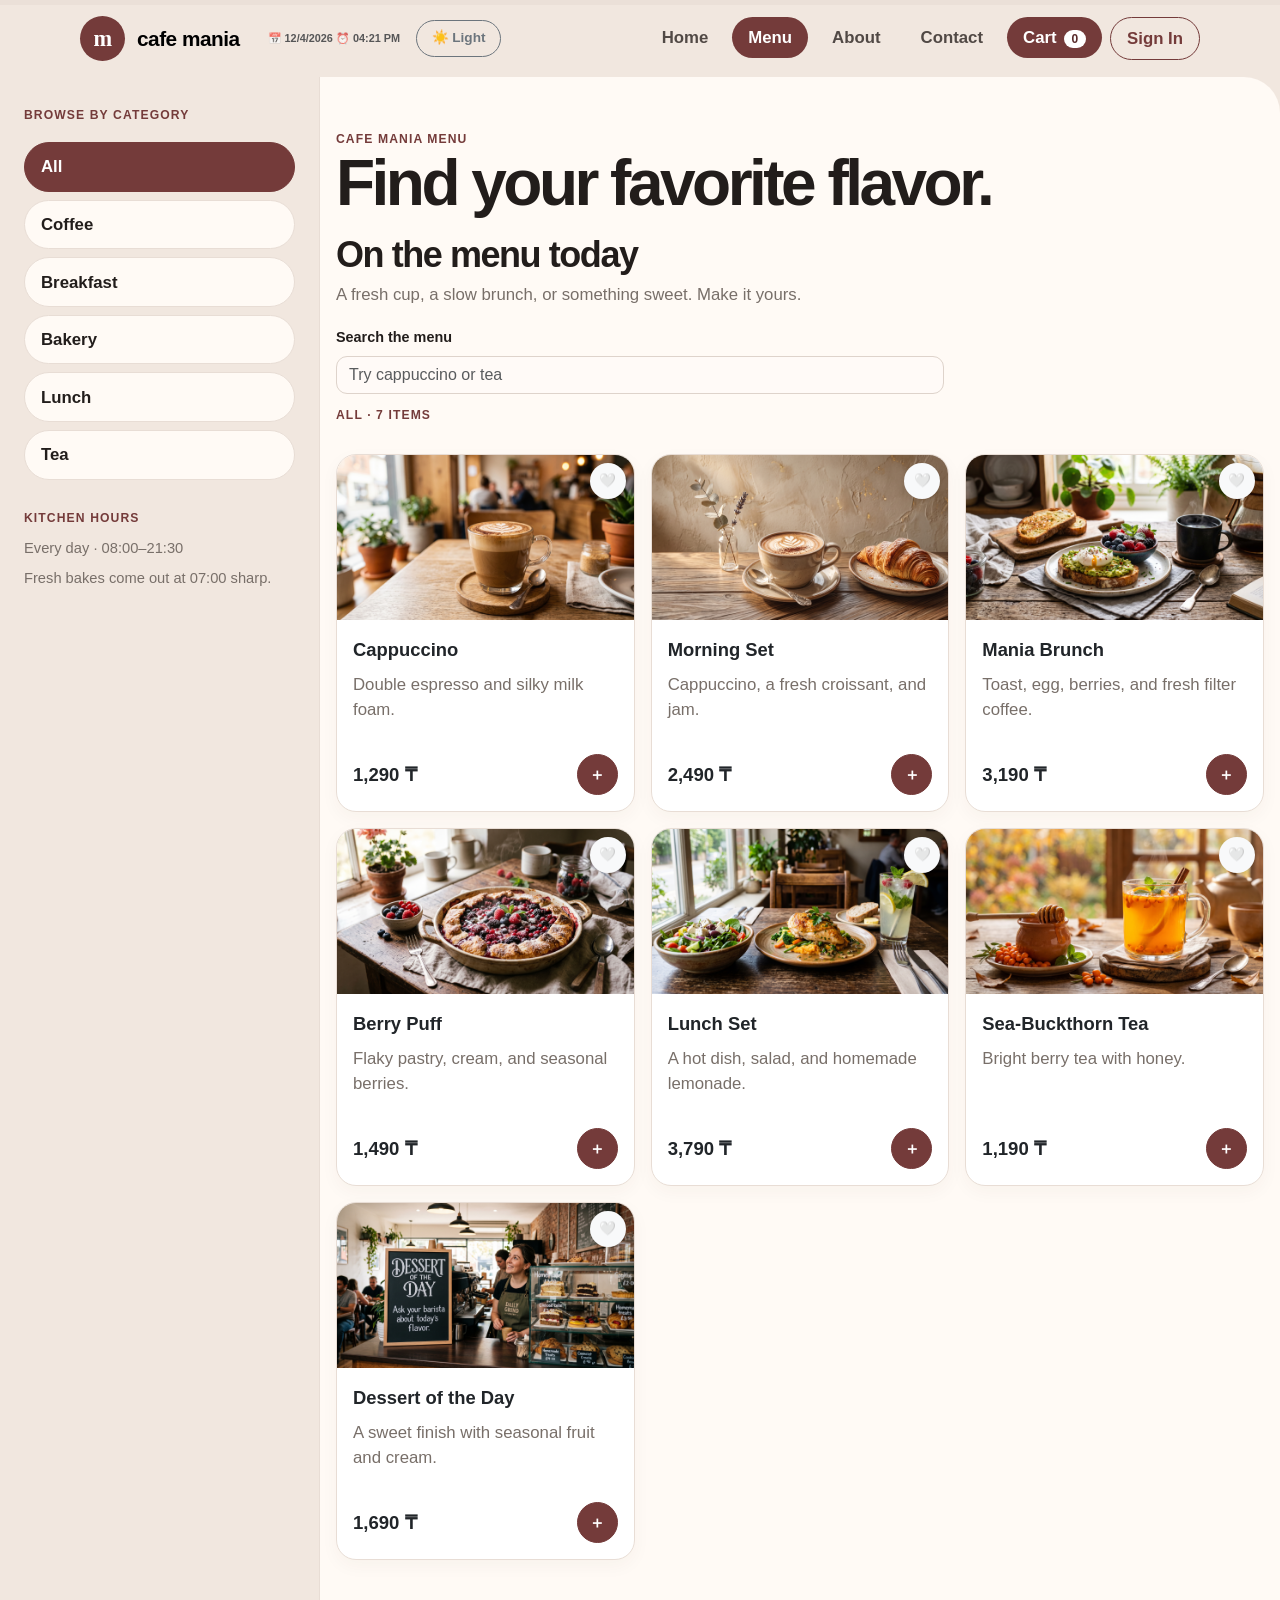
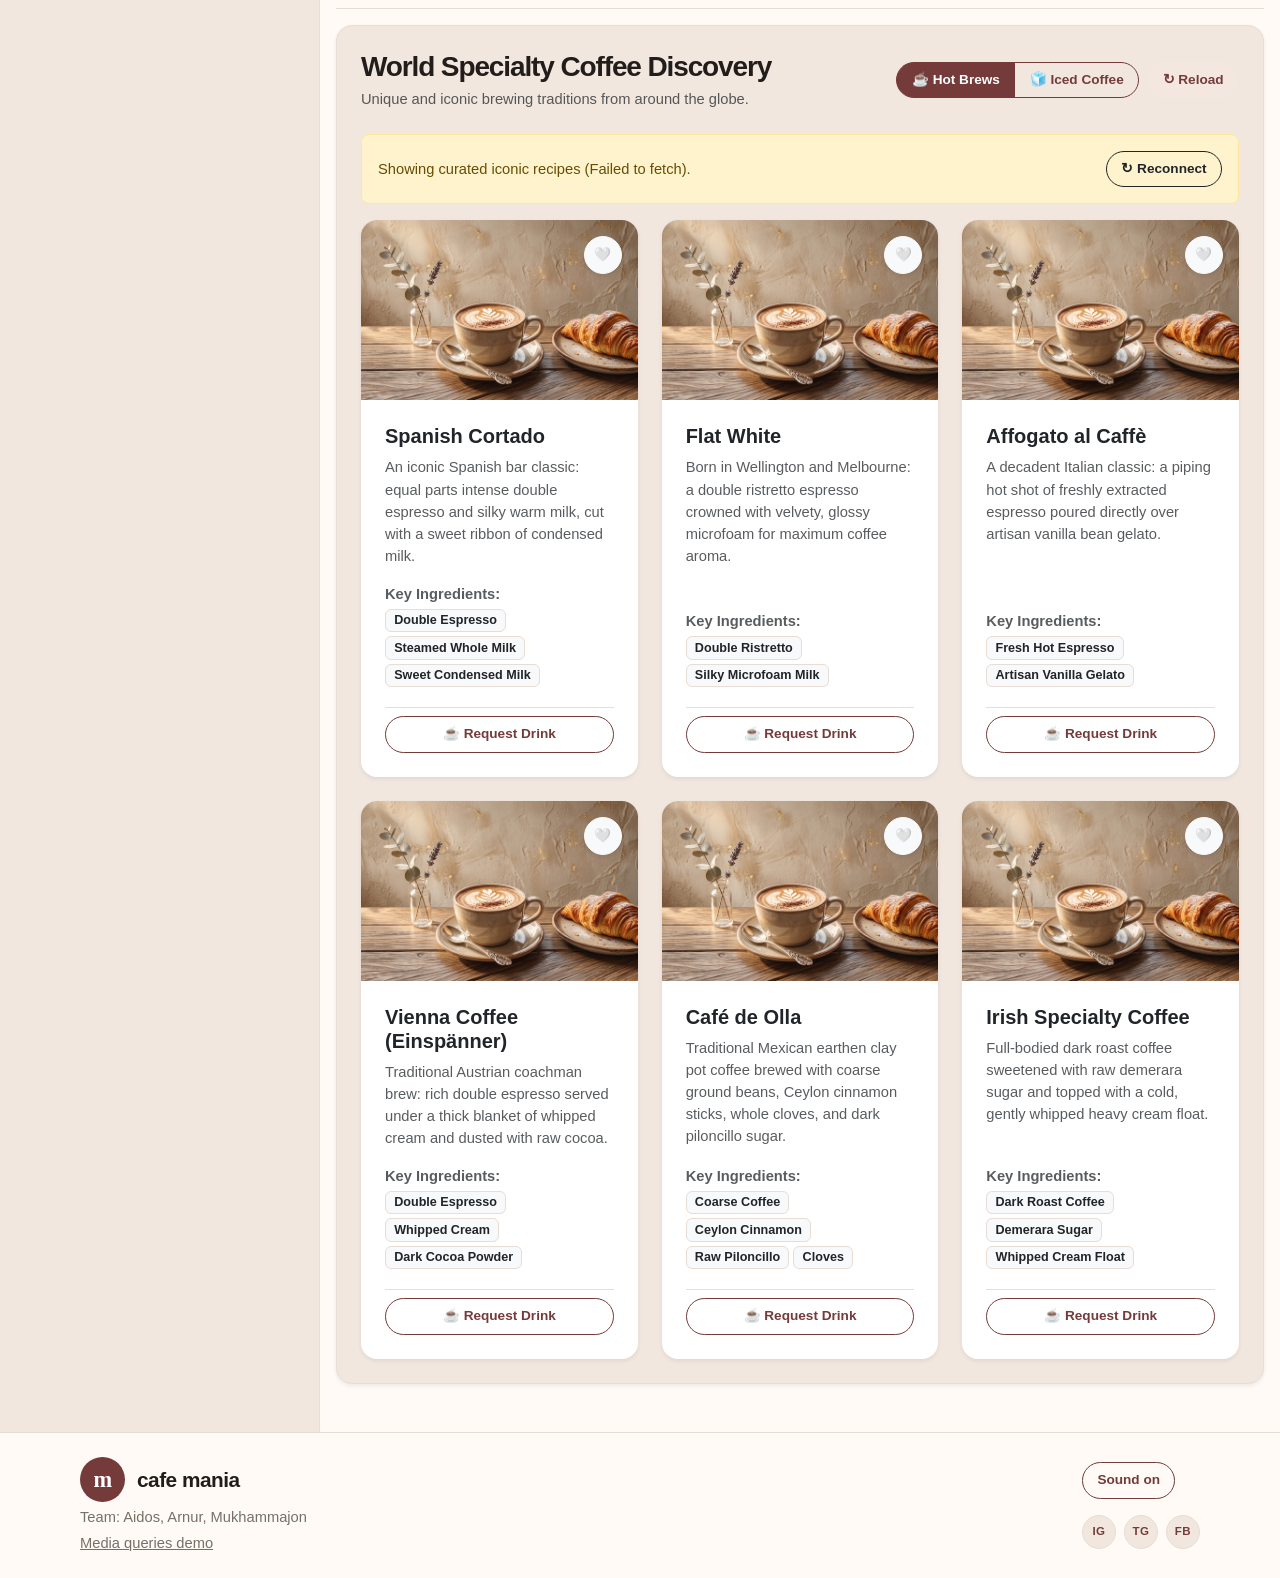
<file: menu.html>
<!DOCTYPE html>
<html lang="en">
<head>
  <meta charset="UTF-8">
  <meta name="viewport" content="width=device-width, initial-scale=1.0">
  <title>Cafe Mania - Menu</title>
  <link rel="stylesheet" href="https://cdn.jsdelivr.net/npm/bootstrap@5.3.3/dist/css/bootstrap.min.css">
  <link rel="stylesheet" href="css/style.css">
  <script>
    (function () {
      const theme = localStorage.getItem('cafe-mania-theme');
      const themes = ['light', 'dark', 'green', 'blue', 'red'];
      if (themes.includes(theme)) {
        document.documentElement.setAttribute('data-bs-theme', theme === 'dark' ? 'dark' : 'light');
        const applyEarly = () => {
          themes.forEach(t => document.body.classList.toggle(`${t}-theme`, t === theme));
          document.body.dataset.theme = theme;
        };
        document.body ? applyEarly() : document.addEventListener('DOMContentLoaded', applyEarly);
      }
    })();
  </script>
  <script src="https://code.jquery.com/jquery-3.7.1.min.js"></script>
</head>
<body>

  <div class="d-flex flex-column min-vh-100">

  <header id="main-header" class="py-3">
    <nav class="navbar navbar-expand-md p-0" aria-label="Main navigation">
      <div class="container shell">
        <a class="navbar-brand brand m-0 p-0" href="index.html">
          <span class="brand-mark">m</span>
          <span>cafe mania</span>
          <span id="live-clock" class="ms-3 small fw-bold text-muted"></span>
        </a>
        <button id="themeToggle" type="button" class="btn btn-sm btn-outline-secondary ms-2" aria-label="Toggle light or dark theme">🌓 Theme</button>
        <button class="navbar-toggler" type="button" data-bs-toggle="collapse" data-bs-target="#mainNav" aria-controls="mainNav" aria-expanded="false" aria-label="Toggle navigation">
          <span class="navbar-toggler-icon"></span>
        </button>
        <div class="collapse navbar-collapse" id="mainNav">
          <ul class="navbar-nav ms-auto gap-1 gap-md-2 mt-3 mt-md-0 mb-0">
          <li class="nav-item"><a class="nav-link rounded-pill px-3 py-2 fw-bold small" href="index.html">Home</a></li>
          <li class="nav-item"><a class="nav-link rounded-pill px-3 py-2 fw-bold small active bg-primary" href="menu.html" aria-current="page">Menu</a></li>
          <li class="nav-item"><a class="nav-link rounded-pill px-3 py-2 fw-bold small" href="about.html">About</a></li>
          <li class="nav-item"><a class="nav-link rounded-pill px-3 py-2 fw-bold small" href="contact.html">Contact</a></li>
          <li class="nav-item"><a class="nav-link rounded-pill px-3 py-2 fw-bold small bg-primary text-white" href="cart.html">Cart <span class="cart-badge" data-cart-count aria-label="0 items in cart">0</span></a></li>
          <li class="nav-item auth-nav-item"><a class="nav-link rounded-pill px-3 py-2 fw-bold small" href="login.html">Sign In</a></li>
          </ul>
        </div>
      </div>
    </nav>
  </header>

  <div class="row g-0 flex-grow-1">

    <aside class="col-lg-3 menu-layout__sidebar p-4" aria-label="Menu categories and info">
      <div class="mb-4">
        <span class="eyebrow">Browse by category</span>
<nav class="category-nav d-flex flex-wrap flex-lg-column gap-2 mt-3" aria-label="Menu categories">
          <button type="button" class="category-filter" data-category="all" aria-pressed="true">All</button>
          <button type="button" class="category-filter" data-category="coffee" aria-pressed="false">Coffee</button>
          <button type="button" class="category-filter" data-category="breakfast" aria-pressed="false">Breakfast</button>
          <button type="button" class="category-filter" data-category="bakery" aria-pressed="false">Bakery</button>
          <button type="button" class="category-filter" data-category="lunch" aria-pressed="false">Lunch</button>
          <button type="button" class="category-filter" data-category="tea" aria-pressed="false">Tea</button>
        </nav>
      </div>
      <div class="mb-4">
        <span class="eyebrow">Kitchen hours</span>
        <p class="mt-2 mb-0 small">Every day · 08:00–21:30</p>
        <p class="mt-2 mb-0 small">Fresh bakes come out at 07:00 sharp.</p>
      </div>
    </aside>

    <noscript><p class="container py-3">Please enable JavaScript to use the menu, cart and checkout.</p></noscript>
  <main class="col-lg-9 page menu-layout__main pt-4 pt-md-5 pb-5">
      <div class="container shell">

        <span class="eyebrow">Cafe Mania Menu</span>
        <h1>Find your favorite flavor.</h1>

        <section aria-labelledby="menu-title">
          <div class="mb-4">
            <h2 id="menu-title">On the menu today</h2>
            <p class="mb-1">A fresh cup, a slow brunch, or something sweet. Make it yours.</p>
            <div class="menu-search position-relative mt-3">
              <label class="form-label fw-bold" for="menu-search">Search the menu</label>
              <input id="menu-search" class="form-control" type="search" autocomplete="off" placeholder="Try cappuccino or tea" aria-autocomplete="list" aria-controls="menu-suggestions">
              <ul id="menu-suggestions" class="search-suggestions list-group" role="listbox" hidden></ul>
            </div>
            <p id="menu-results" class="eyebrow mb-0" role="status" aria-live="polite"></p>
          </div>
          <div id="product-grid" class="row row-cols-1 row-cols-sm-2 row-cols-lg-3 g-3"></div>
        </section>

        <!-- World Specialty Coffee Explorer (Live REST API) -->
        <section class="mt-5 pt-3 border-top" aria-label="World Specialty Coffee Explorer">
          <div id="worldCoffeeApiContainer"></div>
        </section>

      </div>
    </main>

  </div>

  <footer class="py-4">
    <div class="container shell d-flex flex-column flex-md-row justify-content-between align-items-md-center gap-3">
      <div>
        <a class="brand" href="index.html">
          <span class="brand-mark">m</span>
          <span>cafe mania</span>
        </a>
        <p class="mt-1 mb-0 small">Team: Aidos, Arnur, Mukhammajon</p>
        <p class="mt-1 mb-0 small"><a class="text-decoration-underline" href="responsive.html">Media queries demo</a></p>
      </div>
      <div>
        <button class="btn btn-outline-primary btn-sm mb-3" type="button" data-sound-toggle aria-pressed="true">Sound on</button>
        <div class="socials d-flex gap-2">
          <a href="#" aria-label="Instagram" title="Instagram">IG</a>
          <a href="#" aria-label="Telegram" title="Telegram">TG</a>
          <a href="#" aria-label="Facebook" title="Facebook">FB</a>
        </div>
      </div>
    </div>
  </footer>

  </div>

  <script src="https://cdn.jsdelivr.net/npm/bootstrap@5.3.3/dist/js/bootstrap.bundle.min.js"></script>
  <script src="js/catalog.js"></script>
  <script src="js/cart.js"></script>
  <script src="js/validation.js"></script>
  <script src="js/auth.js"></script>
  <script src="js/api.js"></script>
  <script src="js/site-ui.js"></script>
  <script src="js/script.js"></script>
  <script src="js/shop.js"></script>
  <script src="js/assignment6.js"></script>
  <script>
    document.addEventListener('DOMContentLoaded', () => {
      if (window.CafeAPI && typeof window.CafeAPI.initExplorer === 'function') {
        window.CafeAPI.initExplorer('worldCoffeeApiContainer');
      }
    });
  </script>
</body>
</html>
</file>
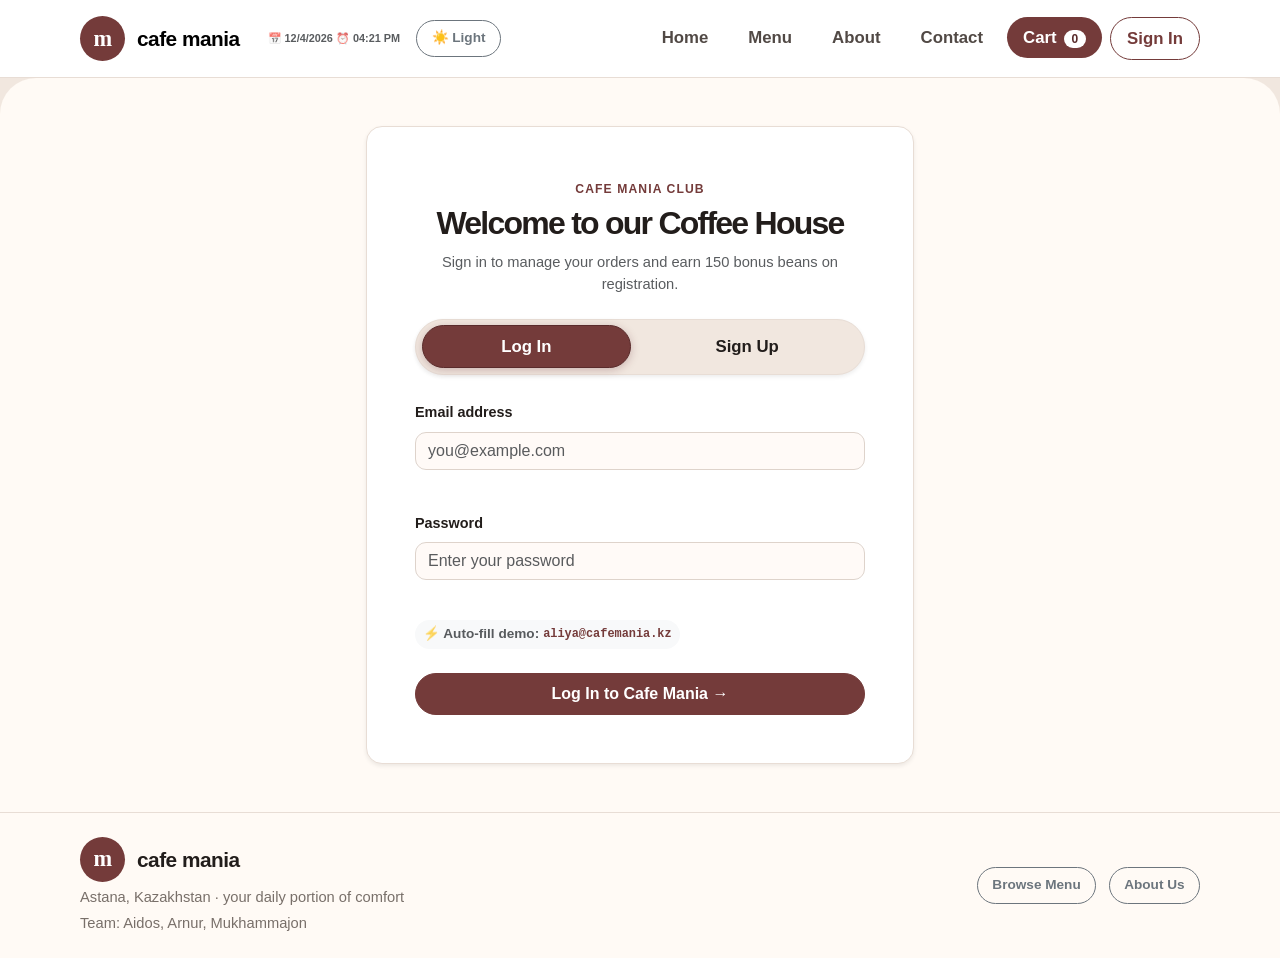
<file: profile.html>
<!DOCTYPE html>
<html lang="en">
<head>
  <meta charset="UTF-8">
  <meta name="viewport" content="width=device-width, initial-scale=1.0">
  <title>User Profile — Cafe Mania</title>
  <meta name="description" content="View your Cafe Mania Club profile, loyalty beans, favorite coffee recipes, and order history.">
  <link rel="stylesheet" href="https://cdn.jsdelivr.net/npm/bootstrap@5.3.3/dist/css/bootstrap.min.css">
  <link rel="stylesheet" href="css/style.css">
  <link rel="stylesheet" href="css/media-queries.css">
  <script>
    (function () {
      const theme = localStorage.getItem('cafe-mania-theme');
      const themes = ['light', 'dark', 'green', 'blue', 'red'];
      if (themes.includes(theme)) {
        document.documentElement.setAttribute('data-bs-theme', theme === 'dark' ? 'dark' : 'light');
        const applyEarly = () => {
          themes.forEach(t => document.body.classList.toggle(`${t}-theme`, t === theme));
          document.body.dataset.theme = theme;
        };
        document.body ? applyEarly() : document.addEventListener('DOMContentLoaded', applyEarly);
      }
    })();
  </script>
</head>
<body class="page-profile">
  <header id="main-header" class="border-bottom sticky-top bg-body">
    <nav class="navbar navbar-expand-md py-3" aria-label="Main navigation">
      <div class="container shell">
        <a class="navbar-brand brand m-0 p-0" href="index.html">
          <span class="brand-mark">m</span>
          <span>cafe mania</span>
          <span id="live-clock" class="ms-3 small fw-bold text-muted"></span>
        </a>
        <button id="themeToggle" type="button" class="btn btn-sm btn-outline-secondary ms-2" aria-label="Toggle light or dark theme">🌓 Theme</button>
        <button class="navbar-toggler" type="button" data-bs-toggle="collapse" data-bs-target="#mainNav" aria-controls="mainNav" aria-expanded="false" aria-label="Toggle navigation">
          <span class="navbar-toggler-icon"></span>
        </button>
        <div class="collapse navbar-collapse" id="mainNav">
          <ul class="navbar-nav ms-auto gap-1 gap-md-2 mt-3 mt-md-0 mb-0">
            <li class="nav-item"><a class="nav-link rounded-pill px-3 py-2 fw-bold small" href="index.html">Home</a></li>
            <li class="nav-item"><a class="nav-link rounded-pill px-3 py-2 fw-bold small" href="menu.html">Menu</a></li>
            <li class="nav-item"><a class="nav-link rounded-pill px-3 py-2 fw-bold small" href="about.html">About</a></li>
            <li class="nav-item"><a class="nav-link rounded-pill px-3 py-2 fw-bold small" href="contact.html">Contact</a></li>
            <li class="nav-item"><a class="nav-link rounded-pill px-3 py-2 fw-bold small bg-primary text-white" href="cart.html">Cart <span class="cart-badge" data-cart-count aria-label="0 items in cart">0</span></a></li>
            <li class="nav-item auth-nav-item"><a class="nav-link rounded-pill px-3 py-2 fw-bold small active bg-primary" href="profile.html" aria-current="page">Profile</a></li>
          </ul>
        </div>
      </div>
    </nav>
  </header>

  <main class="page pt-4 pt-md-5 pb-5">
    <div class="container shell">
      
      <!-- User Hero Header -->
      <div class="row align-items-center g-4 mb-5">
        <div class="col-lg-8">
          <span class="eyebrow">Cafe Mania Club Member</span>
          <h1 class="display-6 fw-bold mb-2" id="profileGreeting">Hello, Guest</h1>
          <p class="text-muted mb-0">Welcome back to your personal coffee corner. Manage your preferences, track orders, and redeem your coffee bean rewards.</p>
        </div>
        <div class="col-lg-4 text-lg-end">
          <button class="btn btn-outline-danger btn-sm px-3 py-2 fw-bold" id="btnLogout" type="button">
            🚪 Sign Out
          </button>
        </div>
      </div>

      <div class="row g-4">
        <!-- Left Column: Loyalty Card & Personal Details -->
        <div class="col-lg-5">
          <!-- Digital Loyalty Card -->
          <div class="card border-0 rounded-4 shadow-sm text-white mb-4 overflow-hidden" style="background: linear-gradient(135deg, #3c221e 0%, #591722 100%);">
            <div class="card-body p-4">
              <div class="d-flex justify-content-between align-items-start mb-4">
                <div>
                  <span class="badge bg-warning text-dark px-3 py-1 rounded-pill fw-bold text-uppercase small">Gold Bean Club</span>
                  <div class="h5 fw-bold mt-2 mb-0" id="cardUserName">Aliya Nurgali</div>
                </div>
                <div class="display-6">☕</div>
              </div>

              <div class="mb-3">
                <div class="small text-white-50">Loyalty Balance:</div>
                <div class="display-5 fw-bold" id="cardBeansBalance">450 <span class="fs-6 fw-normal text-white-50">beans</span></div>
              </div>

              <div class="d-flex justify-content-between small text-white-50 border-top border-white-50 pt-2">
                <span>Member Since: <strong class="text-white" id="cardMemberSince">2026-09-15</strong></span>
                <span>Tier: <strong class="text-warning">Espresso Master</strong></span>
              </div>
            </div>
          </div>

          <!-- Stored User Details Card -->
          <div class="card border-0 rounded-4 shadow-sm p-4 mb-4">
            <h3 class="h5 fw-bold mb-3 border-bottom pb-2">Profile Details</h3>
            <dl class="row mb-0 small">
              <dt class="col-sm-4 text-muted">Full Name:</dt>
              <dd class="col-sm-8 fw-bold" id="detailName">—</dd>

              <dt class="col-sm-4 text-muted">Email:</dt>
              <dd class="col-sm-8" id="detailEmail">—</dd>

              <dt class="col-sm-4 text-muted">Phone:</dt>
              <dd class="col-sm-8" id="detailPhone">—</dd>

              <dt class="col-sm-4 text-muted">Favorite:</dt>
              <dd class="col-sm-8 text-primary fw-bold" id="detailFavorite">Cappuccino</dd>

              <dt class="col-sm-4 text-muted">Total Orders:</dt>
              <dd class="col-sm-8" id="detailOrders">0 orders</dd>
            </dl>
          </div>

          <!-- Quick Update Profile Form (with pure JS validation) -->
          <div class="card border-0 rounded-4 shadow-sm p-4">
            <h3 class="h5 fw-bold mb-2">Update Profile</h3>
            <p class="text-muted small mb-3">Changes are instantly stored in your browser's localStorage.</p>
            <form id="updateProfileForm" novalidate>
              <div class="mb-3">
                <label class="form-label small fw-bold" for="editName">Name</label>
                <input class="form-control form-control-sm" id="editName" name="name" type="text">
                <small class="field-error text-danger d-block mt-1" id="editName-error" data-error-for="editName" aria-live="polite"></small>
              </div>
              <div class="mb-3">
                <label class="form-label small fw-bold" for="editPhone">Phone</label>
                <input class="form-control form-control-sm" id="editPhone" name="phone" type="text" inputmode="tel">
                <small class="field-error text-danger d-block mt-1" id="editPhone-error" data-error-for="editPhone" aria-live="polite"></small>
              </div>
              <div class="mb-3">
                <label class="form-label small fw-bold" for="editFavorite">Favorite Menu Item</label>
                <select class="form-select form-select-sm" id="editFavorite" name="favorite">
                  <option value="Cappuccino">Cappuccino (Coffee)</option>
                  <option value="Morning Set">Morning Set (Breakfast)</option>
                  <option value="Mania Brunch">Mania Brunch (Breakfast)</option>
                  <option value="Berry Puff">Berry Puff (Bakery)</option>
                  <option value="Lunch Set">Lunch Set (Lunch)</option>
                  <option value="Sea-Buckthorn Tea">Sea-Buckthorn Tea (Tea)</option>
                  <option value="Dessert of the Day">Dessert of the Day (Bakery)</option>
                </select>
              </div>
              <button class="btn btn-primary btn-sm w-100 fw-bold" type="submit">Save Changes</button>
            </form>
          </div>
        </div>

        <!-- Right Column: Saved Favorite Drinks & Order History -->
        <div class="col-lg-7">
          <!-- Saved Favorites from API and Menu -->
          <div class="card border-0 rounded-4 shadow-sm p-4 mb-4">
            <div class="d-flex justify-content-between align-items-center mb-3">
              <h3 class="h5 fw-bold mb-0">❤️ Your Saved Favorite Coffees</h3>
              <a href="menu.html" class="btn btn-sm btn-outline-primary">+ Explore Menu</a>
            </div>
            <div id="favoritesList" class="row g-3">
              <!-- Populated dynamically via localStorage -->
            </div>
          </div>

          <!-- Order History Simulation -->
          <div class="card border-0 rounded-4 shadow-sm p-4">
            <h3 class="h5 fw-bold mb-3">📜 Recent Orders</h3>
            <div class="table-responsive">
              <table class="table table-hover align-middle small mb-0">
                <thead class="table-light">
                  <tr>
                    <th scope="col">Order ID</th>
                    <th scope="col">Date</th>
                    <th scope="col">Items</th>
                    <th scope="col">Total</th>
                    <th scope="col">Status</th>
                  </tr>
                </thead>
                <tbody id="ordersTableBody">
                  <!-- Populated dynamically from real orders in localStorage -->
                </tbody>
              </table>
            </div>
          </div>
        </div>

      </div>

    </div>
  </main>

  <footer class="py-4 border-top">
    <div class="container shell d-flex flex-column flex-md-row justify-content-between align-items-md-center gap-3">
      <div>
        <a class="brand" href="index.html">
          <span class="brand-mark">m</span>
          <span>cafe mania</span>
        </a>
        <p class="mt-1 mb-0 small">Astana, Kazakhstan · your daily portion of comfort</p>
        <p class="mt-1 mb-0 small">Team: Aidos, Arnur, Mukhammajon</p>
      </div>
      <div class="d-flex flex-column align-items-md-end gap-2">
        <div class="d-flex align-items-center gap-2">
          <button class="btn btn-outline-primary btn-sm" type="button" data-sound-toggle aria-pressed="true">Sound on</button>
          <a class="btn btn-sm btn-outline-secondary" href="menu.html">Menu</a>
          <a class="btn btn-sm btn-outline-secondary" href="cart.html">Cart</a>
        </div>
        <div class="socials d-flex gap-2">
          <a href="#" aria-label="Instagram" title="Instagram">IG</a>
          <a href="#" aria-label="Telegram" title="Telegram">TG</a>
          <a href="#" aria-label="Facebook" title="Facebook">FB</a>
        </div>
      </div>
    </div>
  </footer>

  <script src="https://code.jquery.com/jquery-3.7.1.min.js"></script>
  <script src="https://cdn.jsdelivr.net/npm/bootstrap@5.3.3/dist/js/bootstrap.bundle.min.js"></script>
  <script src="js/catalog.js"></script>
  <script src="js/cart.js"></script>
  <script src="js/site-ui.js"></script>
  <script src="js/validation.js"></script>
  <script src="js/auth.js"></script>
  <script src="js/script.js"></script>
  <script>
    document.addEventListener('DOMContentLoaded', () => {
      // Check if user is logged in
      const currentUser = CafeAuth.getCurrentUser();
      if (!currentUser) {
        // Redirect to login if not authenticated
        window.location.href = 'login.html';
        return;
      }

      // Populate User Details
      document.getElementById('profileGreeting').textContent = `Hello, ${currentUser.name}!`;
      document.getElementById('cardUserName').textContent = currentUser.name;
      const beans = currentUser.beansBalance !== undefined ? currentUser.beansBalance : 0;
      document.getElementById('cardBeansBalance').innerHTML = `${beans} <span class="fs-6 fw-normal text-white-50">beans</span>`;
      document.getElementById('cardMemberSince').textContent = currentUser.registeredAt || '2026-09-15';

      document.getElementById('detailName').textContent = currentUser.name;
      document.getElementById('detailEmail').textContent = currentUser.email;
      document.getElementById('detailPhone').textContent = currentUser.phone || 'Not specified';
      document.getElementById('detailFavorite').textContent = currentUser.favoriteDrink || 'Cappuccino';

      // Load orders history from localStorage (filtered by current user email)
      const ordersTableBody = document.getElementById('ordersTableBody');
      let ordersHistory = [];
      try {
        const stored = localStorage.getItem('cafe-mania-orders-history');
        const allOrders = stored ? JSON.parse(stored) : [];
        ordersHistory = allOrders.filter(ord => 
          ord.customerEmail && ord.customerEmail.toLowerCase() === currentUser.email.toLowerCase()
        );
      } catch (_) {}

      ordersTableBody.innerHTML = '';
      // If user has placed orders, dynamically render them
      if (ordersHistory.length > 0) {
        ordersHistory.forEach(ord => {
          const tr = document.createElement('tr');
          let dateStr = 'Recent';
          try {
            if (ord.createdAt) {
              const d = new Date(ord.createdAt);
              dateStr = d.toLocaleDateString('en-GB', { day: 'numeric', month: 'short' }) + ', ' + d.toLocaleTimeString([], { hour: '2-digit', minute: '2-digit' });
            }
          } catch (_) {}

          const itemsText = (ord.items || []).map(it => {
            const p = window.CafeMania && window.CafeMania.productById ? window.CafeMania.productById(it.id) : null;
            const title = p ? p.name : it.id;
            return `${title}${it.quantity > 1 ? ` × ${it.quantity}` : ''}`;
          }).join(', ') || 'Coffee order';

          const formattedTotal = (window.CafeMania && window.CafeMania.money) ? window.CafeMania.money(ord.total) : `${ord.total} ₸`;

          tr.innerHTML = `
            <td class="fw-bold">#${ord.id}</td>
            <td>${dateStr}</td>
            <td>${itemsText}</td>
            <td class="fw-bold">${formattedTotal}</td>
            <td><span class="badge bg-success">Completed</span></td>
          `;
          ordersTableBody.appendChild(tr);
        });
        const count = ordersHistory.length;
        document.getElementById('detailOrders').textContent = `${count} ${count === 1 ? 'order' : 'orders'}`;
      } else {
        ordersTableBody.innerHTML = `
          <tr>
            <td colspan="5" class="text-center py-4 text-muted">
              <div class="fs-3 mb-2">📜</div>
              <div class="fw-bold mb-1">No orders placed yet</div>
              <p class="small text-muted mb-3">Your completed orders and bean rewards will appear here once you make a purchase.</p>
              <a href="menu.html" class="btn btn-outline-primary btn-sm rounded-pill px-3">Explore Menu & Order →</a>
            </td>
          </tr>
        `;
        document.getElementById('detailOrders').textContent = '0 orders';
      }

      // Set form inputs for editing
      const editName = document.getElementById('editName');
      const editPhone = document.getElementById('editPhone');
      const editFavorite = document.getElementById('editFavorite');
      editName.value = currentUser.name;
      editPhone.value = currentUser.phone || '';
      if (editFavorite) {
        editFavorite.value = currentUser.favoriteDrink || 'Cappuccino';
      }

      // Bind validation to update form
      CafeValidation.bindField(editName, val => CafeValidation.validateRequired(val, 'Name'));
      CafeValidation.bindField(editPhone, val => CafeValidation.validatePhone(val));

      // Handle Update Profile Form
      const updateForm = document.getElementById('updateProfileForm');
      updateForm.addEventListener('submit', (e) => {
        e.preventDefault();
        const nameErr = CafeValidation.validateRequired(editName.value, 'Name');
        const phoneErr = CafeValidation.validatePhone(editPhone.value);

        let isValid = true;
        if (nameErr) { CafeValidation.showError(editName, nameErr); isValid = false; } else { CafeValidation.clearError(editName); }
        if (phoneErr) { CafeValidation.showError(editPhone, phoneErr); isValid = false; } else { CafeValidation.clearError(editPhone); }

        if (!isValid) return;

        currentUser.name = editName.value.trim();
        currentUser.phone = editPhone.value.trim();
        if (editFavorite) {
          currentUser.favoriteDrink = editFavorite.value;
        }
        CafeAuth.setCurrentUser(currentUser);

        // Also update stored users list
        const users = CafeAuth.getUsers();
        const idx = users.findIndex(u => u.email.toLowerCase() === currentUser.email.toLowerCase());
        if (idx >= 0) {
          users[idx].name = currentUser.name;
          users[idx].phone = currentUser.phone;
          users[idx].favoriteDrink = currentUser.favoriteDrink;
          try { localStorage.setItem('cafe-mania-users', JSON.stringify(users)); } catch (_) {}
        }

        if (window.CafeMania && typeof window.CafeMania.showToast === 'function') {
          window.CafeMania.showToast('Profile updated successfully!');
        }

        // Re-render
        document.getElementById('profileGreeting').textContent = `Hello, ${currentUser.name}!`;
        document.getElementById('cardUserName').textContent = currentUser.name;
        document.getElementById('detailName').textContent = currentUser.name;
        document.getElementById('detailPhone').textContent = currentUser.phone;
        document.getElementById('detailFavorite').textContent = currentUser.favoriteDrink;
        CafeAuth.updateNavbar();
      });

      // Handle Logout
      document.getElementById('btnLogout').addEventListener('click', () => {
        CafeAuth.logOut();
      });

      // Render Favorites from localStorage
      const favoritesList = document.getElementById('favoritesList');
      function renderFavorites() {
        let favorites = [];
        try {
          const stored = localStorage.getItem('cafe-mania-favorites');
          favorites = stored ? JSON.parse(stored) : [];
        } catch (_) {}

        favoritesList.innerHTML = '';
        if (favorites.length === 0) {
          favoritesList.innerHTML = `
            <div class="col-12 text-center py-4 text-muted">
              <div class="fs-1 mb-2">☕</div>
              <h4 class="h6 fw-bold mb-1">No favorite drinks saved yet</h4>
              <p class="small text-muted mb-3">Click the ❤️ button on any drink in our Menu to save it here!</p>
              <a href="menu.html" class="btn btn-outline-primary btn-sm rounded-pill px-3">Explore Menu →</a>
            </div>
          `;
          return;
        }

        favorites.forEach((fav, i) => {
          const card = document.createElement('div');
          card.className = 'col-md-6 fav-card-item';
          card.id = `fav-card-${i}`;

          const products = (window.CafeMania && window.CafeMania.products) ? window.CafeMania.products : [];
          const matchedProd = products.find(p => p.id === fav.id || p.name.toLowerCase() === fav.title.toLowerCase());
          const imgSrc = fav.image || (matchedProd ? matchedProd.image : 'images/cofee.jpg');
          const priceStr = matchedProd ? ((window.CafeMania && window.CafeMania.money) ? window.CafeMania.money(matchedProd.price) : `${matchedProd.price} ₸`) : (fav.price ? `${fav.price} ₸` : 'Specialty Recipe');

          card.innerHTML = `
            <div class="border rounded-4 p-3 h-100 bg-body d-flex flex-column justify-content-between position-relative shadow-sm" style="transition: transform 0.2s, box-shadow 0.2s;">
              <div>
                <div class="d-flex align-items-start gap-3 mb-2">
                  <img src="${imgSrc}" alt="${fav.title}" class="rounded-3 object-fit-cover shadow-sm" style="width: 68px; height: 68px; flex-shrink: 0;" onerror="this.src='images/cofee.jpg'">
                  <div class="flex-grow-1 min-w-0 pe-4">
                    <h4 class="h6 fw-bold mb-1 text-truncate" title="${fav.title}">${fav.title}</h4>
                    <div class="text-primary fw-bold small mb-1">${priceStr}</div>
                    <p class="text-muted small mb-0" style="display: -webkit-box; -webkit-line-clamp: 2; -webkit-box-orient: vertical; overflow: hidden; font-size: 0.8rem; line-height: 1.35;">${fav.description || 'Cafe Mania house specialty.'}</p>
                  </div>
                  <button class="btn btn-sm btn-outline-secondary rounded-circle d-flex align-items-center justify-content-center p-0 btn-remove-fav position-absolute top-0 end-0 m-2" style="width: 26px; height: 26px; font-size: 11px; z-index: 2;" data-index="${i}" title="Remove from favorites" aria-label="Remove ${fav.title} from favorites">✕</button>
                </div>
              </div>
              <div class="mt-2 pt-2 border-top">
                <button type="button" class="btn btn-primary btn-sm w-100 rounded-pill fw-bold btn-order-fav" data-title="${fav.title}" data-id="${fav.id || ''}">+ Add to Cart</button>
              </div>
            </div>
          `;
          favoritesList.appendChild(card);
        });

        favoritesList.querySelectorAll('.btn-remove-fav').forEach(btn => {
          btn.addEventListener('click', () => {
            const idx = Number(btn.getAttribute('data-index'));
            const targetCard = document.getElementById(`fav-card-${idx}`);
            if (targetCard) {
              targetCard.style.transition = 'all 0.25s ease';
              targetCard.style.opacity = '0';
              targetCard.style.transform = 'scale(0.9)';
            }
            setTimeout(() => {
              let favs = [];
              try { favs = JSON.parse(localStorage.getItem('cafe-mania-favorites') || '[]'); } catch (_) {}
              favs.splice(idx, 1);
              try { localStorage.setItem('cafe-mania-favorites', JSON.stringify(favs)); } catch (_) {}
              renderFavorites();
              if (window.CafeMania && typeof window.CafeMania.showToast === 'function') {
                window.CafeMania.showToast('Item removed from favorites');
              }
            }, 200);
          });
        });

        favoritesList.querySelectorAll('.btn-order-fav').forEach(btn => {
          btn.addEventListener('click', () => {
            const title = btn.getAttribute('data-title');
            const id = btn.getAttribute('data-id');
            const products = (window.CafeMania && window.CafeMania.products) ? window.CafeMania.products : [];
            const match = products.find(p => p.id === id || p.name.toLowerCase() === title.toLowerCase() || title.toLowerCase().includes(p.name.toLowerCase()));
            if (match && window.CafeMania.cart) {
              window.CafeMania.cart.add(match.id, 1);
              if (window.CafeMania.playAddSound) window.CafeMania.playAddSound();
              if (window.CafeMania.animateBadge) window.CafeMania.animateBadge();
              if (window.CafeMania.showToast) window.CafeMania.showToast(`Added ${match.name} to cart! ☕`);
            } else {
              window.location.href = 'menu.html';
            }
          });
        });
      }
      renderFavorites();
    });
  </script>
</body>
</html>
</file>
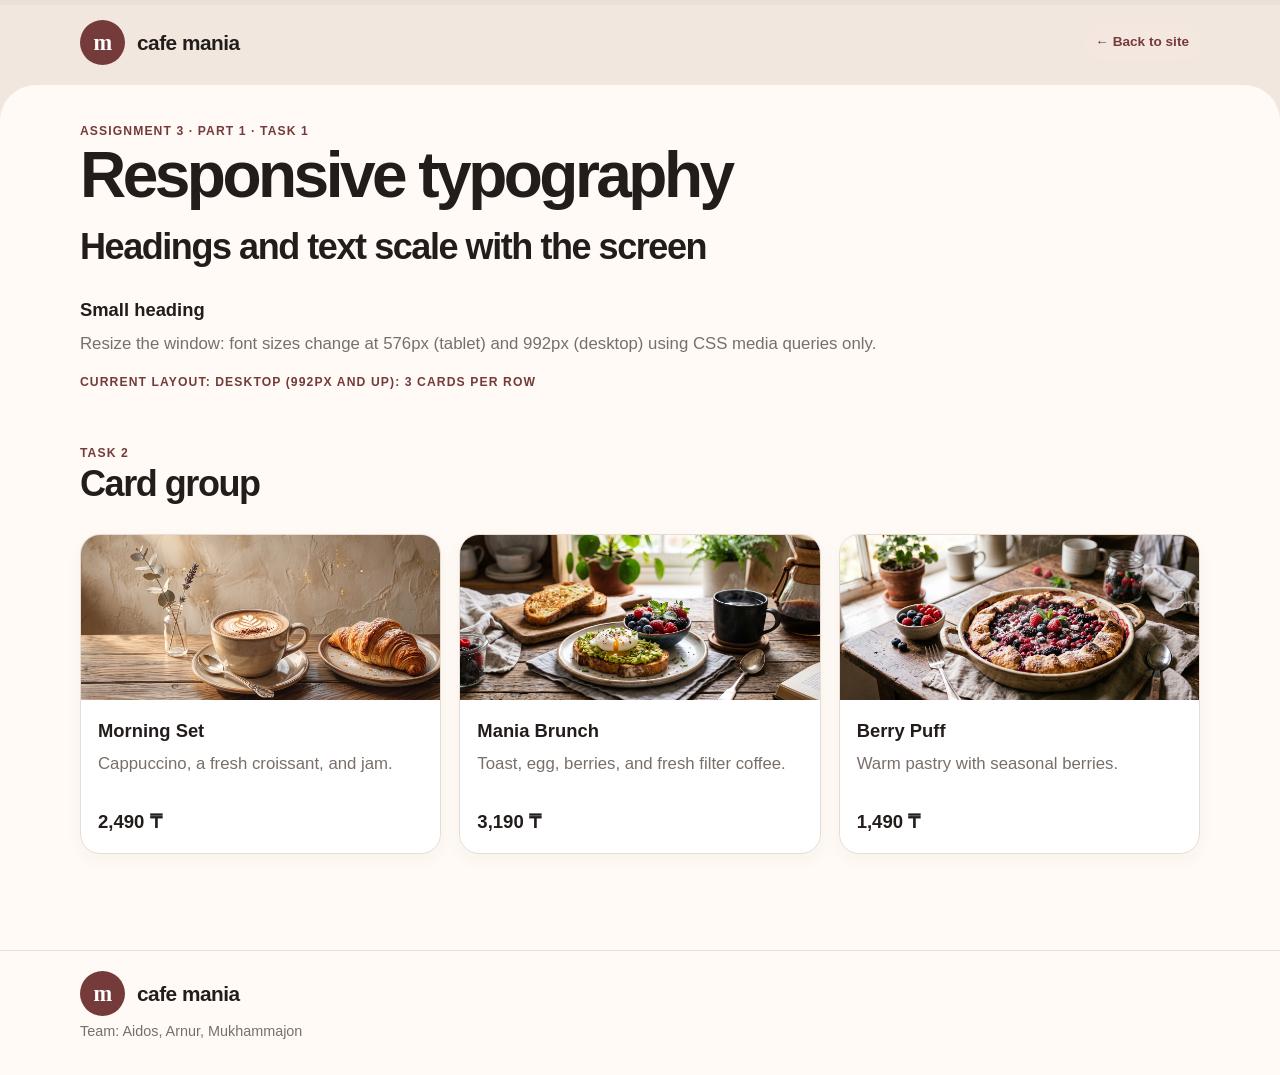
<file: responsive.html>
<!DOCTYPE html>
<html lang="en">
<head>
  <meta charset="UTF-8">
  <meta name="viewport" content="width=device-width, initial-scale=1.0">
  <title>Cafe Mania - Media Queries</title>
  <link rel="stylesheet" href="css/style.css">
  <link rel="stylesheet" href="css/media-queries.css">
  <script>
    (function () {
      const theme = localStorage.getItem('cafe-mania-theme');
      const themes = ['light', 'dark', 'green', 'blue', 'red'];
      if (themes.includes(theme)) {
        document.documentElement.setAttribute('data-bs-theme', theme === 'dark' ? 'dark' : 'light');
        const applyEarly = () => {
          themes.forEach(t => document.body.classList.toggle(`${t}-theme`, t === theme));
          document.body.dataset.theme = theme;
        };
        document.body ? applyEarly() : document.addEventListener('DOMContentLoaded', applyEarly);
      }
    })();
  </script>
  <script src="https://code.jquery.com/jquery-3.7.1.min.js"></script>
</head>
<body>

  <header id="main-header" class="demo-bar">
    <div class="shell demo-bar__inner">
      <a class="brand" href="index.html">
        <span class="brand-mark">m</span>
        <span>cafe mania</span>
      </a>
      <a class="tag" href="index.html">← Back to site</a>
    </div>
  </header>

  <noscript><p class="container py-3">Please enable JavaScript to use the menu, cart and checkout.</p></noscript>
  <main class="page demo-page">
    <div class="shell">

      <section class="demo-section">
        <span class="eyebrow">Assignment 3 · Part 1 · Task 1</span>
        <h1>Responsive typography</h1>
        <h2>Headings and text scale with the screen</h2>
        <h3>Small heading</h3>
        <p>Resize the window: font sizes change at 576px (tablet) and 992px (desktop) using CSS media queries only.</p>
        <p class="eyebrow">Current layout: <span class="viewport-label"></span></p>
      </section>

      <section class="demo-section">
        <span class="eyebrow">Task 2</span>
        <h2>Card group</h2>
        <div class="mq-cards">
        <article class="card">
          <img data-lazy-src="images/cofee.jpg" alt="Coffee and croissant set">
          <div class="card-body">
            <h3>Morning Set</h3>
            <p>Cappuccino, a fresh croissant, and jam.</p>
            <div class="price-line">2,490 ₸</div>
          </div>
        </article>
        <article class="card">
          <img data-lazy-src="images/zavtrak.jpg" alt="Breakfast plate with toast and berries">
          <div class="card-body">
            <h3>Mania Brunch</h3>
            <p>Toast, egg, berries, and fresh filter coffee.</p>
            <div class="price-line">3,190 ₸</div>
          </div>
        </article>
        <article class="card">
          <img data-lazy-src="images/pirog.jpg" alt="Berry pastry">
          <div class="card-body">
            <h3>Berry Puff</h3>
            <p>Warm pastry with seasonal berries.</p>
            <div class="price-line">1,490 ₸</div>
          </div>
        </article>
        </div>
      </section>

    </div>
  </main>

  <footer class="demo-footer">
    <div class="shell">
      <a class="brand" href="index.html">
        <span class="brand-mark">m</span>
        <span>cafe mania</span>
      </a>
      <p>Team: Aidos, Arnur, Mukhammajon</p>
    </div>
  </footer>
  <script src="js/catalog.js"></script>
  <script src="js/cart.js"></script>
  <script src="js/script.js"></script>
  <script src="js/site-ui.js"></script>
  <script src="js/assignment6.js"></script>
</body>
</html>
</file>
<file: css/style.css>
:root {
  --wine: #743b3a;
  --wine-dark: #592b2b;
  --cream: #fffaf5;
  --sand: #f1e7df;
  --ink: #221d1b;
  --muted: #786f69;
  --line: #e8ddd5;
  --green: #758664;

  --bs-primary: #743b3a;
  --bs-primary-rgb: 116, 59, 58;
  --bs-border-color: var(--line);
}

* {
  box-sizing: border-box;
}

html {
  scroll-behavior: smooth;
}

body {
  margin: 0;
  background: var(--sand);
  color: var(--ink);
  font-family: "Trebuchet MS", "Segoe UI", Arial, sans-serif;
  font-size: 0.95rem;
  line-height: 1.5;
}

img {
  max-width: 100%;
  display: block;
}

a {
  color: inherit;
  text-decoration: none;
}

a:hover {
  color: var(--wine);
}

button,
input,
select,
textarea {
  font: inherit;
}

/* Layout shell
   Bootstrap .container (12px side padding) sized to the original 1120px content width.
   ========================================================================== */

.shell {
  width: min(1144px, calc(100% - 8px));
  max-width: none;
  margin: auto;
}

.page {
  background: var(--cream);
  min-height: 590px;
  border-radius: 36px 36px 0 0;
}

/* Header & navigation (Bootstrap navbar) */

#main-header {
  background: var(--sand);
}

.brand {
  display: flex;
  gap: 12px;
  align-items: center;
  font-size: 1.3rem;
  font-weight: 800;
  letter-spacing: -0.5px;
}

.brand-mark {
  width: 45px;
  height: 45px;
  border-radius: 50%;
  background: var(--wine);
  color: #fff;
  display: grid;
  place-items: center;
  font-family: Georgia, serif;
  font-size: 1.4rem;
}

.navbar {
  --bs-navbar-color: #514945;
  --bs-navbar-hover-color: #fff;
  --bs-navbar-active-color: #fff;
  --bs-navbar-toggler-border-color: var(--wine);
  --bs-navbar-toggler-focus-width: 0.2rem;
}

.navbar-nav .nav-link:hover {
  background: var(--wine);
}

/* Typography */

.eyebrow {
  color: var(--wine);
  font-weight: 800;
  text-transform: uppercase;
  letter-spacing: 0.09em;
  font-size: 0.76rem;
}

h1, h2, h3 {
  font-weight: 700;
}

h1 {
  font-size: 2rem;
  line-height: 1.04;
  letter-spacing: -0.055em;
  margin-bottom: 18px;
}

h2 {
  font-size: 1.5rem;
  letter-spacing: -0.04em;
  line-height: 1.1;
}

h3 {
  font-size: 1.05rem;
  line-height: 1.5;
}

p {
  color: var(--muted);
}

/* Buttons (Bootstrap .btn, recoloured) */

.btn {
  --bs-btn-border-radius: 999px;
  --bs-btn-font-weight: 800;
  --bs-btn-padding-x: 1.25rem;
  --bs-btn-padding-y: 0.8rem;
  transition: 0.2s ease;
}

.btn-lg {
  --bs-btn-padding-x: 1.6rem;
  --bs-btn-padding-y: 1rem;
  --bs-btn-font-size: 1.1rem;
}

.btn-sm {
  --bs-btn-padding-x: 0.9rem;
  --bs-btn-padding-y: 0.45rem;
  --bs-btn-font-size: 0.85rem;
}

.btn:hover {
  transform: translateY(-2px);
}

.btn-group .btn:hover {
  transform: none;
}

.btn-primary {
  --bs-btn-bg: var(--wine);
  --bs-btn-border-color: var(--wine);
  --bs-btn-hover-bg: var(--wine-dark);
  --bs-btn-hover-border-color: var(--wine-dark);
  --bs-btn-active-bg: var(--wine-dark);
  --bs-btn-active-border-color: var(--wine-dark);
  --bs-btn-disabled-bg: var(--wine);
  --bs-btn-disabled-border-color: var(--wine);
  --bs-btn-focus-shadow-rgb: 116, 59, 58;
}

.btn-secondary {
  --bs-btn-color: var(--wine);
  --bs-btn-bg: #f4e7df;
  --bs-btn-border-color: #f4e7df;
  --bs-btn-hover-color: var(--wine-dark);
  --bs-btn-hover-bg: #ead9cf;
  --bs-btn-hover-border-color: #ead9cf;
  --bs-btn-active-color: var(--wine-dark);
  --bs-btn-active-bg: #ead9cf;
  --bs-btn-active-border-color: #ead9cf;
  --bs-btn-focus-shadow-rgb: 116, 59, 58;
}

.btn-outline-primary {
  --bs-btn-color: var(--wine);
  --bs-btn-border-color: var(--wine);
  --bs-btn-hover-bg: var(--wine);
  --bs-btn-hover-border-color: var(--wine);
  --bs-btn-active-bg: var(--wine);
  --bs-btn-active-border-color: var(--wine);
  --bs-btn-focus-shadow-rgb: 116, 59, 58;
}

.btn-round {
  width: 41px;
  height: 41px;
  display: inline-grid;
  place-items: center;
}

/* Hero */

.hero-copy {
  max-width: 550px;
}

.hero-copy p {
  font-size: 1.1rem;
  max-width: 46ch;
}

.hero-art {
  position: relative;
}

.hero-art img {
  border-radius: 30px;
  box-shadow: 18px 18px 0 #e8d1c2;
}

.floating-note {
  position: absolute;
  bottom: 22px;
  left: 12px;
  border-radius: 16px;
  background: #fff;
  box-shadow: 0 10px 30px #6f403a2b;
  font-weight: 800;
}

/* Bootstrap .card, restyled */

.card {
  border: 1px solid var(--line);
  border-radius: 20px;
  overflow: hidden;
  background: #fff;
  box-shadow: 0 6px 18px #4b29200a;
  transition: transform 0.25s ease, box-shadow 0.25s ease;
}

.card:hover {
  transform: translateY(-8px);
  box-shadow: 0 16px 30px #6f403a29;
}

.card img {
  width: 100%;
  height: 165px;
  object-fit: cover;
}

.price-line {
  font-weight: 800;
  font-size: 1.16rem;
}

/* Menu page sidebar + main */

.menu-layout__sidebar {
  background: var(--sand);
  border-bottom: 1px solid var(--line);
}

.menu-layout__main {
  border-radius: 0;
}

.category-nav {
  --bs-nav-link-color: #5b514c;
  --bs-nav-link-hover-color: var(--wine);
}

/* About page */

.tag {
  display: inline-block;
  padding: 7px 11px;
  border-radius: 999px;
  background: #f3e7df;
  color: var(--wine);
  font-weight: 800;
  font-size: 0.85rem;
}

.story-list {
  color: var(--muted);
}

.person {
  background: #fff;
  border: 1px solid var(--line);
  border-radius: 20px;
}

.person img {
  width: 105px;
  height: 105px;
  object-fit: cover;
  background: #f2ded2;
}

.carousel-item img {
  width: 100%;
  aspect-ratio: 16 / 9;
  object-fit: cover;
}

.carousel-caption {
  background: linear-gradient(180deg, rgba(89, 43, 43, 0) 0%, rgba(89, 43, 43, 0.92) 100%);
}

.schedule {
  width: 100%;
  border-collapse: collapse;
  background: #fff;
  border: 1px solid var(--line);
  border-radius: 17px;
  overflow: hidden;
}

.schedule th {
  background: var(--wine);
  color: white;
  text-align: left;
}

.schedule th,
.schedule td {
  border-bottom: 1px solid var(--line);
}

.schedule tr:last-child td {
  border-bottom: 0;
}

.schedule td {
  color: var(--muted);
}

/* Cart & checkout */

.cart-item {
  border: 1px solid var(--line);
  background: #fff;
  border-radius: 18px;
}

.cart-item img {
  width: 110px;
  height: 88px;
  object-fit: cover;
  border-radius: 11px;
}

.cart-item p {
  font-size: 0.87rem;
}

.item-cost {
  font-size: 1.18rem;
  font-weight: 800;
  white-space: nowrap;
}

.summary {
  border: 1px solid var(--line);
  background: #fff;
  border-radius: 20px;
}

.summary img {
  width: 34px;
  height: 34px;
  object-fit: cover;
  background: #f4eee9;
}

/* Forms */

.form-card {
  background: #fff;
  border: 1px solid var(--line);
  border-radius: 21px;
}

.form-label {
  font-weight: 700;
  font-size: 0.9rem;
}

.form-check-label {
  font-weight: 500;
}

.form-control,
.form-select,
.input-group-text {
  border-color: #ded3cb;
  border-radius: 11px;
  color: var(--ink);
}

.form-control,
.form-select {
  background-color: #fffaf7;
}

.input-group-text {
  background: #f4e7df;
  color: var(--wine);
  font-weight: 700;
}

.form-control:focus,
.form-select:focus,
.form-check-input:focus {
  border-color: var(--wine);
  box-shadow: 0 0 0 0.25rem rgba(116, 59, 58, 0.2);
}

.form-check-input:checked {
  background-color: var(--wine);
  border-color: var(--wine);
}

textarea.form-control {
  min-height: 105px;
  resize: vertical;
}

/* Confirmation page */

.success-icon {
  width: 74px;
  height: 74px;
  border-radius: 50%;
  display: grid;
  place-items: center;
  background: #e7f0df;
  color: #4b7540;
  font-size: 2.5rem;
  font-weight: bold;
}

.order-number {
  font-size: 4rem;
  color: var(--wine);
  font-weight: 900;
  letter-spacing: -0.09em;
}

.order-steps {
  list-style: none;
  text-align: left;
  max-width: 340px;
  color: var(--muted);
}

.order-steps li {
  border-radius: 12px;
  background: #f9f0e9;
  transition: transform 0.2s ease, background 0.2s ease;
}

.order-steps li:hover {
  transform: translateX(4px);
  background: #f3e7df;
}

.step-num {
  flex-shrink: 0;
  width: 26px;
  height: 26px;
  border-radius: 50%;
  background: var(--wine);
  color: #fff;
  font-weight: 800;
  font-size: 0.8rem;
  display: grid;
  place-items: center;
}

.benefit {
  border-radius: 16px;
  background: #f9f0e9;
}

.benefit strong {
  display: block;
  font-size: 1.3rem;
  color: var(--wine);
}

/* Footer */

footer {
  background: var(--cream);
  border-top: 1px solid var(--line);
}

.socials a {
  width: 34px;
  height: 34px;
  display: grid;
  place-items: center;
  border-radius: 50%;
  background: var(--sand);
  color: var(--wine);
  font-weight: 700;
  font-size: 0.72rem;
  letter-spacing: 0.5px;
  text-decoration: none;
  transition: transform 0.2s ease, background 0.2s ease, color 0.2s ease;
  border: 1px solid var(--line);
}

.socials a:hover {
  background: var(--wine);
  color: #ffffff;
  transform: translateY(-2px);
  border-color: var(--wine);
}

/* responsive typography */
@media (min-width: 576px) {
  body { font-size: 1rem; }
  h1 { font-size: 2.75rem; }
  h2 { font-size: 1.85rem; }
  h3 { font-size: 1.1rem; }
}

@media (min-width: 992px) {
  body { font-size: 1.05rem; }
  h1 { font-size: 4rem; }
  h2 { font-size: 2.25rem; }
  h3 { font-size: 1.15rem; }

  .menu-layout__sidebar {
    border-bottom: 0;
    border-right: 1px solid var(--line);
  }

  .menu-layout__main {
    border-radius: 0 36px 0 0;
  }

  .floating-note {
    left: -30px;
  }
}

@media (max-width: 575.98px) {
  .brand {
    font-size: 1.08rem;
  }

  .brand-mark {
    width: 38px;
    height: 38px;
  }

  .page {
    border-radius: 25px 25px 0 0;
  }

  .shell {
    width: 100%;
  }

  .hero-art img {
    box-shadow: 9px 9px 0 #e8d1c2;
  }

  .cart-item img {
    width: 80px;
    height: 72px;
  }

  .schedule {
    font-size: 0.82rem;
  }
}
/* ========================================================= */
/* ========================================================= */
/* Accordion Styles */
.accordion-item {
    border: 1px solid #dee2e6;
    margin-bottom: 0.5rem;
    border-radius: 0.5rem;
    overflow: hidden;
}
.accordion-header {
    width: 100%;
    background: #f8f9fa;
    padding: 1rem;
    text-align: left;
    border: none;
    font-weight: bold;
    cursor: pointer;
    transition: background 0.2s;
}
.accordion-header:hover {
    background: #e2e6ea;
}
.accordion-content {
    max-height: 0;
    overflow: hidden;
    transition: max-height 0.3s ease-out;
    background: #fff;
    padding: 0 1rem;
}
.accordion-content.active {
    padding: 1rem;
}
.accordion-header:focus-visible,
[data-modal-open]:focus-visible,
.modal-close:focus-visible {
    outline: 3px solid #743b3a;
    outline-offset: 3px;
}

/* Modal Popup Styles */
.modal-overlay {
    position: fixed;
    top: 0;
    left: 0;
    width: 100%;
    height: 100%;
    background: rgba(0, 0, 0, 0.5);
    display: none;
    justify-content: center;
    align-items: center;
    z-index: 1050;
    overflow-y: auto;
    padding: 1rem;
}
.modal-overlay:not([hidden]) {
    display: flex;
}
.modal-overlay[hidden] {
    display: none;
}
.modal-open {
    overflow: hidden;
}
.modal-card {
    background: #fff;
    padding: 2rem;
    border-radius: 0.75rem;
    width: 90%;
    max-width: 520px;
    max-height: calc(100vh - 2rem);
    overflow-y: auto;
    box-shadow: 0 5px 15px rgba(0,0,0,0.3);
    position: relative;
}
.modal-close {
    position: absolute;
    top: 1rem;
    right: 1rem;
    background: none;
    border: none;
    font-size: 1.5rem;
    cursor: pointer;
}
.error-text {
    font-size: 0.875rem;
    margin-top: 0.25rem;
}
.field-error {
    display: block;
    min-height: 1.25rem;
    color: #b42318;
    font-size: 0.875rem;
}
.form-control.is-invalid {
    border-color: #b42318;
}
.contact-callout {
    background: var(--sand);
}
.site-toast {
    position: fixed;
    right: 1rem;
    bottom: 1rem;
    z-index: 1100;
    max-width: min(26rem, calc(100vw - 2rem));
    padding: 0.9rem 1.2rem;
    border-radius: 0.75rem;
    background: #243b2b;
    color: #fff;
    box-shadow: 0 0.5rem 1.5rem rgba(0, 0, 0, 0.2);
    opacity: 0;
    transform: translateY(0.5rem);
    transition: opacity 0.25s ease, transform 0.25s ease;
}
.site-toast.is-visible {
    opacity: 1;
    transform: translateY(0);
}

/* Predefined palettes share the site's existing color variables. */
body.green-theme {
    --wine: #286341;
    --wine-dark: #19482c;
    --cream: #f1faf3;
    --sand: #d7eadc;
    --ink: #173724;
    --muted: #4b6553;
    --line: #b5d1bd;
    --bs-primary-rgb: 40, 99, 65;
}
body.blue-theme {
    --wine: #285f96;
    --wine-dark: #19446f;
    --cream: #f0f7ff;
    --sand: #d8e7f6;
    --ink: #18344f;
    --muted: #4d6277;
    --line: #b6cce1;
    --bs-primary-rgb: 40, 95, 150;
}
body.red-theme {
    --wine: #a32e3b;
    --wine-dark: #7c1e29;
    --cream: #fff3f3;
    --sand: #f4d9dc;
    --ink: #481f26;
    --muted: #78555a;
    --line: #dfb6bd;
    --bs-primary-rgb: 163, 46, 59;
}
body:is(.green-theme, .blue-theme, .red-theme) {
    --bs-primary: var(--wine);
    --bs-body-color: var(--ink);
    --bs-secondary-color: var(--muted);
    --bs-border-color: var(--line);
}
body:is(.green-theme, .blue-theme, .red-theme) :is(.form-control, .form-select, .accordion-content) {
    background-color: var(--cream);
    border-color: var(--line);
}
body:is(.green-theme, .blue-theme, .red-theme) :is(.tag, .benefit, .order-steps li, .socials a, .input-group-text, .accordion-header) {
    background-color: var(--sand);
    color: var(--ink);
}

/* Keep the original dark palette and ensure all surfaces remain readable. */
body.dark-theme {
    --cream: #292523;
    --sand: #1d1b1a;
    --ink: #f5efeb;
    --muted: #c8bdb6;
    --line: #504743;
    --bs-body-color: #f5efeb;
    --bs-body-bg: #1d1b1a;
    background: var(--sand);
    color: var(--ink);
}
body.dark-theme #main-header,
body.dark-theme footer {
    background: var(--sand);
    color: var(--ink);
}
body.dark-theme .page,
body.dark-theme .card,
body.dark-theme .person,
body.dark-theme .summary,
body.dark-theme .form-card,
body.dark-theme .menu-layout__sidebar,
body.dark-theme .accordion-content,
body.dark-theme .modal-card,
body.dark-theme .contact-callout {
    background: var(--cream);
    color: var(--ink);
}
body.dark-theme .accordion-header,
body.dark-theme .category-nav .nav-link.bg-white,
body.dark-theme .form-control,
body.dark-theme .form-select,
body.dark-theme .input-group-text {
    background-color: #35302d;
    color: var(--ink);
    border-color: var(--line);
}
body.dark-theme .text-muted,
body.dark-theme .eyebrow {
    color: var(--muted) !important;
}
body.dark-theme .form-control::placeholder {
    color: #c8bdb6;
}
body.dark-theme .accordion-header:hover {
    background: #403a36;
}
body.dark-theme :is(.cart-item, .schedule, .floating-note, .benefit, .order-steps li, .socials a, .tag) {
    background: var(--cream);
    color: var(--ink);
}
body.dark-theme :is(.navbar-brand, .modal-close) {
    color: var(--ink);
}
body.dark-theme .navbar {
    --bs-navbar-color: var(--ink);
}
body.dark-theme .category-nav {
    --bs-nav-link-color: var(--ink);
}
body.dark-theme .field-error {
    color: #ffb4ab;
}
body.dark-theme .form-control.is-invalid {
    border-color: #ffb4ab;
}
body.dark-theme .form-text {
    color: var(--muted);
}

@media (prefers-reduced-motion: reduce) {
    .accordion-content,
    .site-toast {
        transition: none;
    }
}

/* Assignment 5: shared interactive shop components. */
[hidden] { display: none !important; }
body, #main-header, .page, footer, .summary, .form-card, .menu-layout__sidebar,
.form-control, .form-select, .rating-card, .review-card, .empty-state {
    transition: background-color 0.25s ease, color 0.25s ease, border-color 0.25s ease;
}
.card {
    transition: transform 0.25s ease, box-shadow 0.25s ease, background-color 0.25s ease, color 0.25s ease;
}
:where(a, button, input, select, textarea):focus-visible {
    outline: 3px solid var(--wine);
    outline-offset: 3px;
}
body.dark-theme :where(a, button, input, select, textarea):focus-visible { outline-color: #efb5ac; }
#live-clock { font-size: 0.68rem; letter-spacing: 0; white-space: nowrap; }
.navbar-brand { max-width: 100%; }
.navbar .container { gap: 0.5rem; }
.cart-badge {
    display: inline-grid;
    place-items: center;
    min-width: 1.4rem;
    padding: 0 0.3rem;
    margin-left: 0.15rem;
    border-radius: 20px;
    background: white;
    color: #592b2b;
    font-size: 0.75rem;
}
.badge-pop { animation: badge-pop 0.3s ease; }
@keyframes badge-pop { 50% { transform: scale(1.25); } }
.category-filter {
    border: 1px solid var(--line);
    padding: 0.7rem 1rem;
    border-radius: 999px;
    background: var(--cream);
    color: var(--ink);
    text-align: left;
    font-weight: 700;
    transition: background-color 0.2s, color 0.2s;
}
.category-filter:is(:hover, .is-active) { background: var(--wine); color: white; border-color: var(--wine); }
.product-entry { animation: content-enter 0.25s ease both; }
@keyframes content-enter { from { opacity: 0; transform: translateY(8px); } to { opacity: 1; transform: translateY(0); } }
.cart-product-info { min-width: 0; flex-basis: 180px; }
.quantity-button { min-width: 36px; min-height: 36px; }
.quantity-value { min-width: 1.5rem; text-align: center; font-weight: 700; }
.empty-state { background: var(--sand); border: 1px solid var(--line); border-radius: 22px; }
.summary-line { display: flex; justify-content: space-between; align-items: baseline; gap: 1rem; padding: 0.7rem 0; }
.summary-line > span { min-width: 0; overflow-wrap: anywhere; }
.summary-line > strong { flex-shrink: 0; }
.total-line { border-top: 1px solid var(--line); margin-top: 0.6rem; font-size: 1.2rem; }
.checkout-progress { list-style: none; display: flex; gap: 0.5rem; padding: 0 0 1rem; margin: 0 0 1.5rem; border-bottom: 1px solid var(--line); }
.checkout-progress li { flex: 1; color: var(--muted); font-size: 0.85rem; }
.checkout-progress span { display: inline-grid; place-items: center; width: 1.8rem; height: 1.8rem; border-radius: 50%; background: var(--sand); margin-right: 0.3rem; }
.checkout-progress [aria-current="step"] { font-weight: 800; color: var(--ink); }
.checkout-progress [aria-current="step"] span, .checkout-progress .is-complete span { background: var(--wine); color: white; }
.checkout-step { min-width: 0; animation: content-enter 0.25s ease both; }
.checkout-step legend { font-size: 1.55rem; font-weight: 700; letter-spacing: -0.035em; margin-bottom: 1.25rem; }
.review-card { padding: 1.2rem; background: var(--sand); border-radius: 16px; overflow-wrap: anywhere; }
.package-swatch { display: inline-block; height: 1rem; width: 1rem; border: 1px solid var(--muted); border-radius: 50%; }
.rating-card { max-width: 620px; border: 1px solid var(--line); background: var(--sand); border-radius: 24px; }
.rating-star { background: none; border: 0; color: #786f69; font-size: 2.5rem; line-height: 1.2; padding: 0.4rem; transition: color 0.2s, transform 0.2s; }
.rating-star:hover { transform: translateY(-3px); }
.rating-star.is-selected { color: #946000; }
.confirmation-number { font-size: 1.25rem; color: var(--wine); overflow-wrap: anywhere; }
.success-icon { animation: content-enter 0.4s ease both; }
.storage-warning { padding: 0.8rem 1rem; border: 1px solid var(--line); border-radius: 12px; background: var(--sand); color: var(--ink); }
body.dark-theme .rating-star.is-selected { color: #ffd477; }
body.dark-theme .rating-star { color: #afa19a; }
body.dark-theme .confirmation-number { color: #efb5ac; }
body.dark-theme .btn-outline-primary { --bs-btn-color: #efb5ac; --bs-btn-border-color: #bb817b; }
body.dark-theme #themeToggle { --bs-btn-color: var(--ink); --bs-btn-border-color: var(--muted); }
@media (max-width: 575.98px) {
    .checkout-progress li { font-size: 0.75rem; }
    .checkout-progress span { display: grid; margin-bottom: 0.4rem; }
    .summary-line { gap: 0.6rem; font-size: 0.9rem; }
    .navbar-brand.brand { flex-wrap: wrap; gap: 8px; }
    #live-clock { margin-left: 0 !important; }
    .rating-star { font-size: 2rem; }
    #checkout-back, #checkout-next, #checkout-submit {
        --bs-btn-padding-x: 0.9rem;
        --bs-btn-font-size: 0.9rem;
        white-space: nowrap;
    }
}
@media (prefers-reduced-motion: reduce) {
    *, *::before, *::after { animation: none !important; transition: none !important; scroll-behavior: auto !important; }
}

/* Assignment 6 jQuery enhancements */
.scroll-progress { position: fixed; inset: 0 0 auto; z-index: 1080; height: 5px; background: color-mix(in srgb, var(--line) 65%, transparent); pointer-events: none; }
.scroll-progress__fill { display: block; width: 0; height: 100%; background: linear-gradient(90deg, var(--wine), #df9e58); transition: width 80ms linear; }
.menu-search { max-width: 38rem; }
.search-suggestions { position: absolute; top: 100%; left: 0; right: 0; z-index: 20; max-height: 16rem; overflow-y: auto; box-shadow: 0 0.75rem 1.5rem #0002; }
.search-suggestions[hidden] { display: none; }
.search-suggestions li { list-style: none; }
.search-suggestions button { width: 100%; text-align: left; }
#menu-results { min-height: 1.5rem; margin-top: .75rem; }
#product-grid mark { background: #ffe39b; color: inherit; border-radius: .2em; padding: 0 .08em; }
.engagement-strip { background: var(--sand); border: 1px solid var(--line); }
.animated-counter { color: var(--wine); font-size: 1.35em; font-variant-numeric: tabular-nums; }
.copy-menu-link { min-width: min(100%, 19rem); }
@media (prefers-reduced-motion: reduce) { .scroll-progress__fill { transition: none; } }

/* Interactive Button & Animation Effects */
.btn {
    transition: transform 0.22s cubic-bezier(0.16, 1, 0.3, 1), box-shadow 0.22s ease, background-color 0.2s ease, color 0.2s ease;
}
.btn:hover {
    transform: translateY(-2px);
    box-shadow: 0 4px 12px rgba(89, 23, 34, 0.16);
}
.btn:active {
    transform: scale(0.97) translateY(0);
}
.btn-round {
    transition: transform 0.25s cubic-bezier(0.34, 1.56, 0.64, 1), background-color 0.2s ease;
}
.btn-round:hover {
    transform: rotate(90deg) scale(1.12);
}
.btn-fav-toggle {
    transition: transform 0.25s cubic-bezier(0.34, 1.56, 0.64, 1), background-color 0.2s ease;
}
.btn-fav-toggle:hover {
    transform: scale(1.18);
}

/* Authentication Nav Buttons */
.btn-auth-profile {
    background: #df9e58 !important;
    color: #291811 !important;
    border: 1px solid #c28340;
    transition: all 0.2s ease;
}
.btn-auth-profile:hover {
    background: #c28340 !important;
    color: #fff !important;
}
.btn-auth-login {
    border: 1px solid var(--wine);
    color: var(--wine);
}
body.dark-theme .btn-auth-login {
    border-color: #efb5ac;
    color: #efb5ac;
}

/* World Specialty Coffee API Section */
.api-explorer-section {
    background: var(--sand);
    border: 1px solid var(--line);
    transition: background-color 0.3s ease, border-color 0.3s ease;
}
body.dark-theme .api-explorer-section {
    background: var(--cream);
    border-color: var(--line);
}
body.dark-theme .api-explorer-section code {
    color: #efb5ac;
}

/* Form validation error animations */
.field-error {
    font-size: 0.82rem;
    animation: field-error-enter 0.25s ease;
}
@keyframes field-error-enter {
    0% { opacity: 0; transform: translateY(-4px); }
    100% { opacity: 1; transform: translateY(0); }
}

/* Theme Switching Transitions */
body, #main-header, footer, .card, .page, .summary, .form-card {
    transition: background-color 0.28s ease, color 0.28s ease, border-color 0.28s ease;
}

/* Authentication Tab Switcher (Brand style with thin borders, replacing default blue) */
#authTabs {
    background: var(--sand) !important;
    border: 1px solid var(--line) !important;
    padding: 0.35rem !important;
    gap: 0.3rem !important;
}
#authTabs .nav-link {
    color: var(--ink) !important;
    background: transparent !important;
    border: 1px solid transparent !important;
    transition: all 0.22s ease !important;
}
#authTabs .nav-link:hover:not(.active) {
    background-color: color-mix(in srgb, var(--wine) 12%, transparent) !important;
    color: var(--wine) !important;
    border-color: var(--line) !important;
}
#authTabs .nav-link.active {
    background-color: var(--wine) !important;
    color: #ffffff !important;
    border: 1px solid var(--wine-dark) !important;
    box-shadow: 0 2px 8px rgba(89, 23, 34, 0.25) !important;
}
body.dark-theme #authTabs {
    background: #2b2523 !important;
    border-color: var(--line) !important;
}
body.dark-theme #authTabs .nav-link {
    color: var(--ink) !important;
}
body.dark-theme #authTabs .nav-link.active {
    background-color: var(--wine) !important;
    color: #ffffff !important;
    border-color: #efb5ac !important;
}
</file>
<file: css/media-queries.css>
/* Media Queries used only by responsive.html, which does NOT load Bootstrap. */

.shell {
  padding: 0 12px;
}

h1, h2, h3, p {
  margin-top: 0;
}

h3 {
  margin-bottom: 7px;
}

.demo-bar {
  padding: 20px 0;
  background: var(--sand);
}

.demo-bar__inner {
  display: flex;
  align-items: center;
  justify-content: space-between;
  gap: 16px;
}

.demo-page {
  padding: 32px 0 48px;
}

.demo-section {
  margin-bottom: 48px;
}

.demo-footer {
  padding: 20px 0 32px;
}

.demo-footer p {
  margin: 5px 0 0;
  font-size: 0.9rem;
}

.viewport-label::after {
  content: "mobile (under 576px): 1 card per row";
}

@media (min-width: 576px) {
  .viewport-label::after {
    content: "tablet (576–991px): 2 cards per row";
  }
}

@media (min-width: 992px) {
  .viewport-label::after {
    content: "desktop (992px and up): 3 cards per row";
  }
}

.mq-cards {
  display: grid;
  grid-template-columns: 1fr;
  gap: 18px;
}

@media (min-width: 576px) {
  .mq-cards {
    grid-template-columns: repeat(2, 1fr);
  }
}

@media (min-width: 992px) {
  .mq-cards {
    grid-template-columns: repeat(3, 1fr);
  }
}

.mq-cards .card {
  display: flex;
  flex-direction: column;
}

.mq-cards .card-body {
  display: flex;
  flex-direction: column;
  flex: 1;
  padding: 17px;
}

.mq-cards .price-line {
  margin-top: auto;
  padding-top: 15px;
}
</file>
